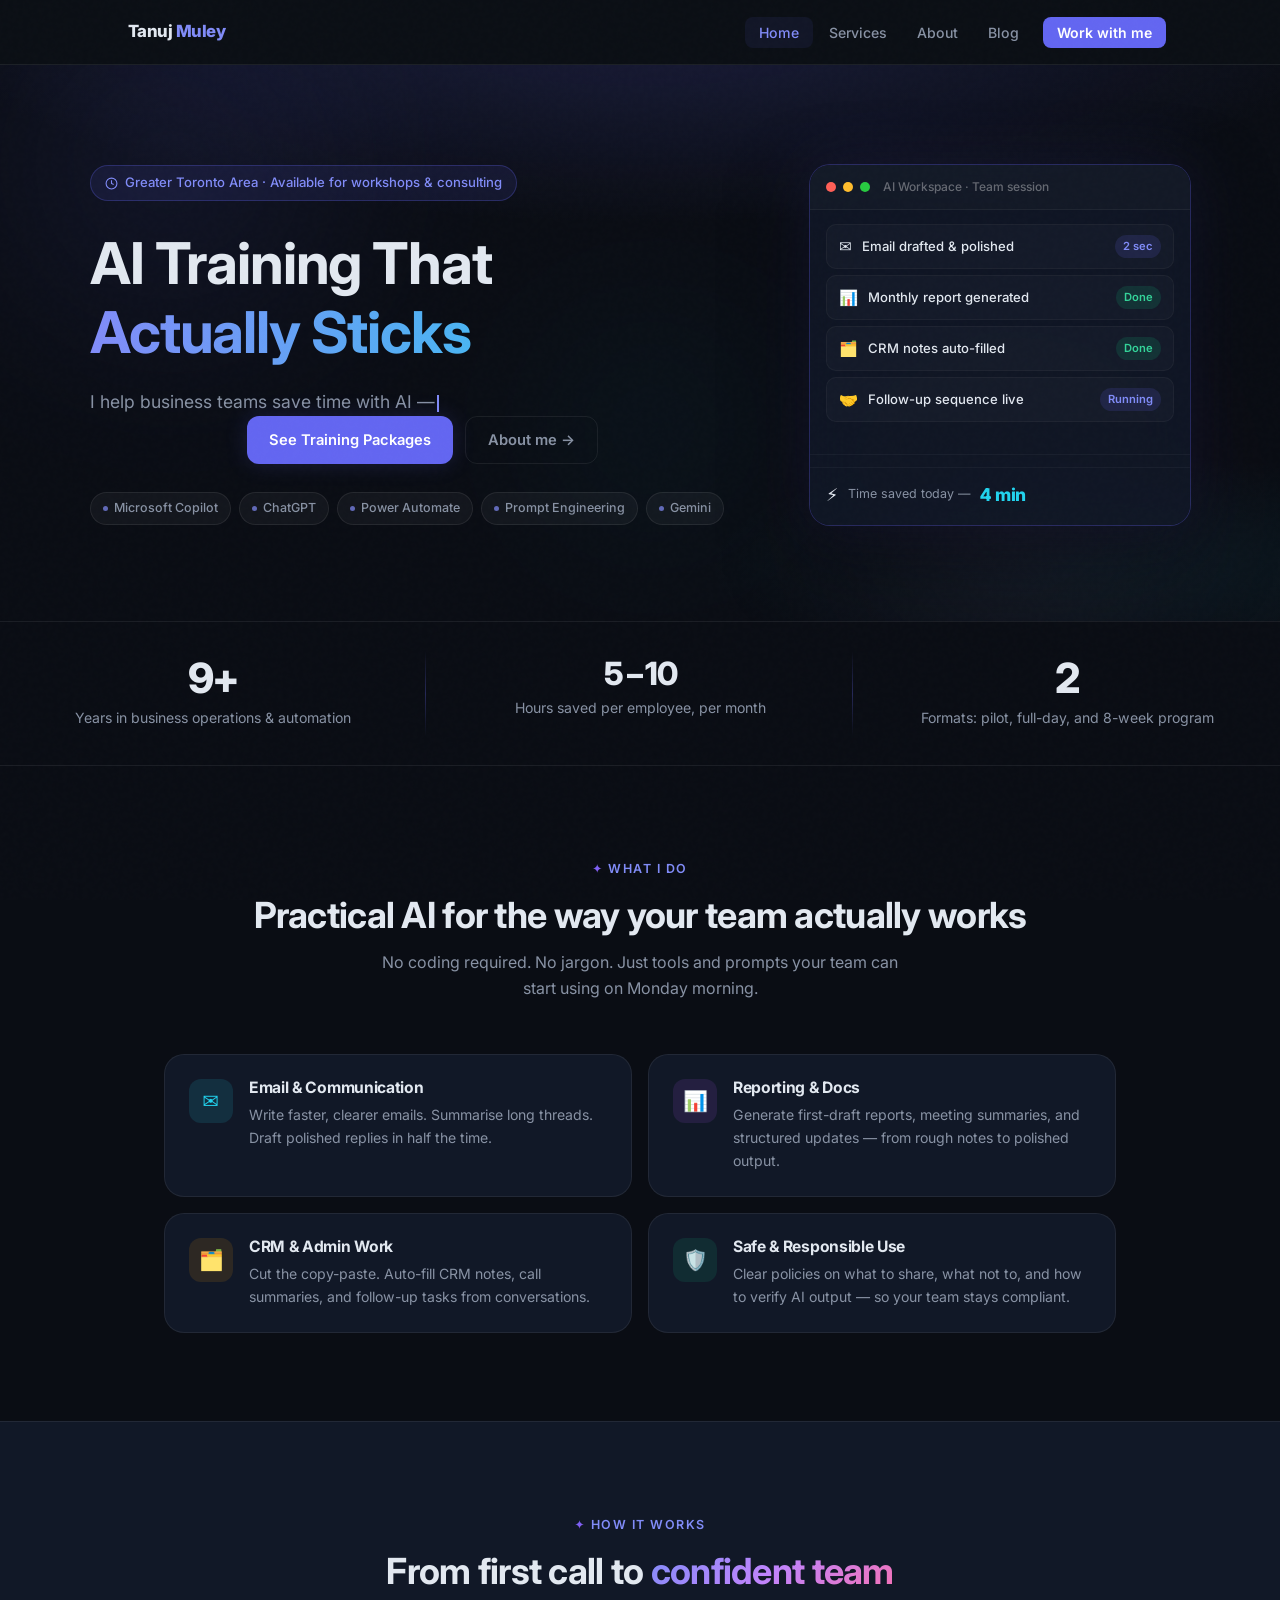
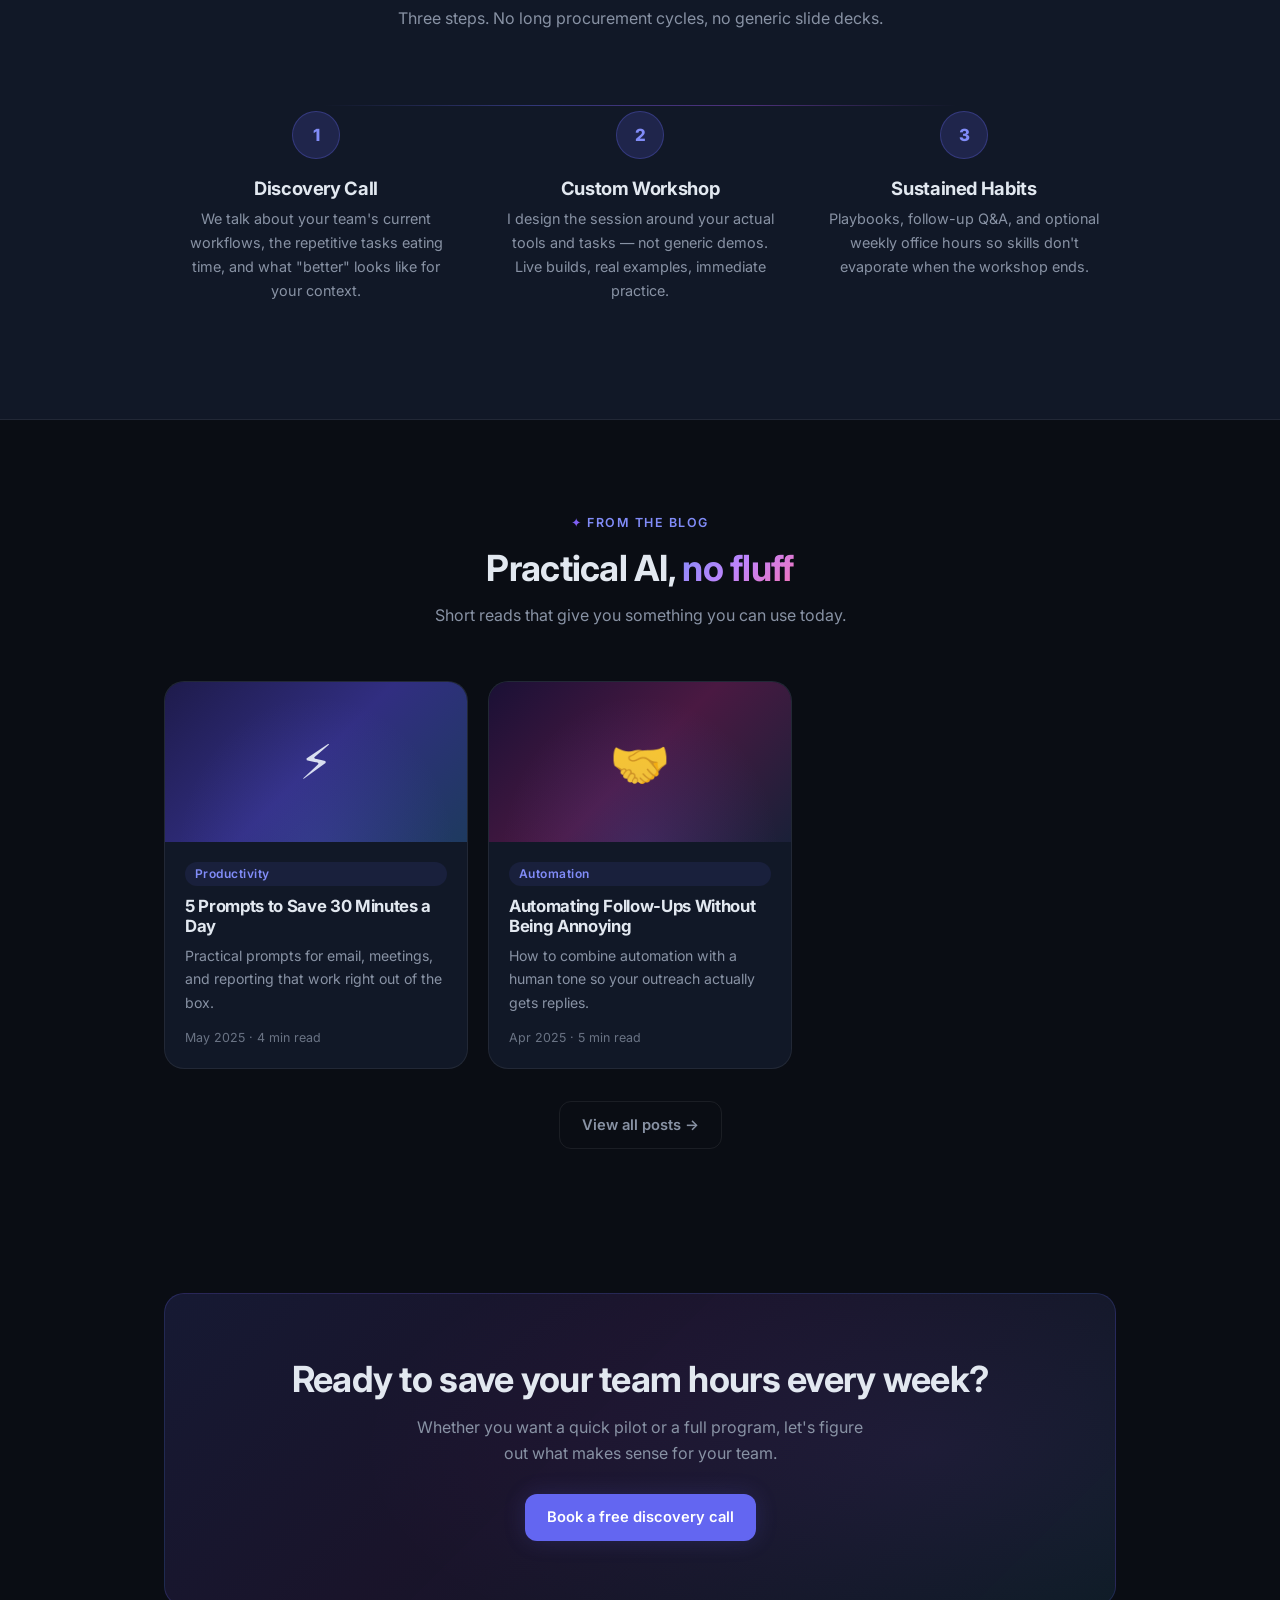
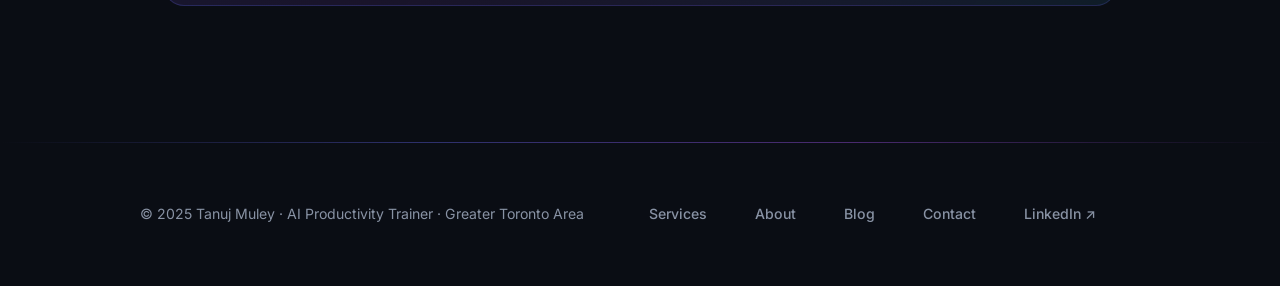
<file: index.html>
<!doctype html>
<html lang="en">
<head>
  <meta charset="utf-8">
  <meta name="viewport" content="width=device-width, initial-scale=1">
  <title>Tanuj Muley — AI Productivity Trainer</title>
  <meta name="description" content="Hands-on AI training for business teams in the Greater Toronto Area. I help teams save 5–10 hours a month with practical workshops on prompting, reporting, and automation.">
  <link rel="preconnect" href="https://fonts.googleapis.com">
  <link rel="preconnect" href="https://fonts.gstatic.com" crossorigin>
  <link href="https://fonts.googleapis.com/css2?family=Inter:wght@400;500;600;700;800&display=swap" rel="stylesheet">
  <link rel="stylesheet" href="style.css">
</head>
<body>

  <!-- Reading progress -->
  <div id="progress-bar"></div>

  <header>
    <nav>
      <a class="logo" href="index.html">Tanuj <span>Muley</span></a>
      <button class="nav-toggle" aria-label="Toggle menu"
        onclick="this.nextElementSibling.classList.toggle('open')">
        <svg width="22" height="22" viewBox="0 0 24 24" fill="none" stroke="currentColor" stroke-width="2.2">
          <line x1="3" y1="6" x2="21" y2="6"/><line x1="3" y1="12" x2="21" y2="12"/><line x1="3" y1="18" x2="21" y2="18"/>
        </svg>
      </button>
      <ul>
        <li><a class="active" href="index.html">Home</a></li>
        <li><a href="services.html">Services</a></li>
        <li><a href="about.html">About</a></li>
        <li><a href="blog.html">Blog</a></li>
        <li><a class="nav-cta" href="contact.html">Work with me</a></li>
      </ul>
    </nav>
  </header>

  <main>

    <!-- ─── HERO ─── -->
    <section class="hero" style="position:relative;overflow:hidden;">
      <!-- Animated background orbs -->
      <div class="hero-orb hero-orb-1"></div>
      <div class="hero-orb hero-orb-2"></div>
      <div class="hero-orb hero-orb-3"></div>

      <div class="hero-layout">

        <!-- LEFT: Text content -->
        <div class="hero-content">
          <div class="hero-badge" style="animation:fade-up 0.6s ease forwards;">
            <svg width="13" height="13" viewBox="0 0 24 24" fill="none" stroke="currentColor" stroke-width="2"><circle cx="12" cy="12" r="10"/><polyline points="12 6 12 12 16 14"/></svg>
            Greater Toronto Area · Available for workshops &amp; consulting
          </div>
          <h1 style="animation:fade-up 0.6s 0.1s ease both;">
            AI Training That
            <span class="hl gradient-text-anim">Actually Sticks</span>
          </h1>
          <p id="typewriter" data-text="I help business teams save time with AI — not theory, not hype. Practical workshops that turn AI tools into daily habits your team will actually use." style="font-size:1.1rem;max-width:560px;margin-top:16px;animation:fade-up 0.6s 0.2s ease both;"></p>
          <div class="hero-actions" style="animation:fade-up 0.6s 0.3s ease both;">
            <a href="services.html" class="btn btn-primary">See Training Packages</a>
            <a href="about.html" class="btn btn-ghost">About me →</a>
          </div>
          <div class="hero-tags" style="animation:fade-up 0.6s 0.45s ease both;">
            <span class="hero-tag"><span class="hero-tag-dot"></span>Microsoft Copilot</span>
            <span class="hero-tag"><span class="hero-tag-dot"></span>ChatGPT</span>
            <span class="hero-tag"><span class="hero-tag-dot"></span>Power Automate</span>
            <span class="hero-tag"><span class="hero-tag-dot"></span>Prompt Engineering</span>
            <span class="hero-tag"><span class="hero-tag-dot"></span>Gemini</span>
          </div>
        </div>

        <!-- RIGHT: Visual card -->
        <div class="hero-visual" style="animation:fade-up 0.7s 0.5s ease both;">
          <div class="visual-card">
            <div class="vc-header">
              <span class="vc-dot r"></span>
              <span class="vc-dot y"></span>
              <span class="vc-dot g"></span>
              <span class="vc-title">AI Workspace · Team session</span>
            </div>
            <div class="vc-body">
              <div class="vc-row">
                <span class="vc-icon">✉️</span>
                <span class="vc-text">Email drafted &amp; polished</span>
                <span class="vc-badge time">2 sec</span>
              </div>
              <div class="vc-row">
                <span class="vc-icon">📊</span>
                <span class="vc-text">Monthly report generated</span>
                <span class="vc-badge done">Done</span>
              </div>
              <div class="vc-row">
                <span class="vc-icon">🗂️</span>
                <span class="vc-text">CRM notes auto-filled</span>
                <span class="vc-badge done">Done</span>
              </div>
              <div class="vc-row">
                <span class="vc-icon">🤝</span>
                <span class="vc-text">Follow-up sequence live</span>
                <span class="vc-badge time">Running</span>
              </div>
            </div>
            <div class="vc-divider"></div>
            <div class="vc-footer">
              <span class="vc-footer-icon">⚡</span>
              <span class="vc-footer-label">Time saved today —</span>
              <span class="vc-footer-num" id="vc-saved">0 min</span>
            </div>
          </div>
        </div>

      </div>
    </section>

    <!-- ─── STATS ─── -->
    <div class="stats" style="border-top:1px solid var(--border);border-bottom:1px solid var(--border);">
      <div class="stat reveal">
        <div class="num"><span data-count="10" data-suffix="+">10+</span></div>
        <p>Years in business operations &amp; automation</p>
      </div>
      <div class="stat reveal reveal-d1">
        <div class="num" style="font-size:2rem;">5 – 10</div>
        <p>Hours saved per employee, per month</p>
      </div>
      <div class="stat reveal reveal-d2">
        <div class="num"><span data-count="3">3</span></div>
        <p>Formats: pilot, full-day, and 8-week program</p>
      </div>
    </div>

    <!-- ─── WHAT I DO ─── -->
    <section class="section">
      <div class="container">
        <div class="section-header reveal">
          <span class="eyebrow">What I Do</span>
          <h2>Practical AI for the way your team actually works</h2>
          <p>No coding required. No jargon. Just tools and prompts your team can start using on Monday morning.</p>
        </div>
        <div class="what-grid">
          <div class="what-card glow grad-border reveal tilt">
            <div class="what-icon">✉️</div>
            <div>
              <h3>Email &amp; Communication</h3>
              <p>Write faster, clearer emails. Summarise long threads. Draft polished replies in half the time.</p>
            </div>
          </div>
          <div class="what-card glow grad-border reveal reveal-d1 tilt">
            <div class="what-icon">📊</div>
            <div>
              <h3>Reporting &amp; Docs</h3>
              <p>Generate first-draft reports, meeting summaries, and structured updates — from rough notes to polished output.</p>
            </div>
          </div>
          <div class="what-card glow grad-border reveal reveal-d2 tilt">
            <div class="what-icon">🗂️</div>
            <div>
              <h3>CRM &amp; Admin Work</h3>
              <p>Cut the copy-paste. Auto-fill CRM notes, call summaries, and follow-up tasks from conversations.</p>
            </div>
          </div>
          <div class="what-card glow grad-border reveal reveal-d3 tilt">
            <div class="what-icon">🛡️</div>
            <div>
              <h3>Safe &amp; Responsible Use</h3>
              <p>Clear policies on what to share, what not to, and how to verify AI output — so your team stays compliant.</p>
            </div>
          </div>
        </div>
      </div>
    </section>

    <!-- ─── HOW IT WORKS ─── -->
    <section class="section section-alt">
      <div class="container">
        <div class="section-header reveal">
          <span class="eyebrow">How It Works</span>
          <h2>From first call to <span class="gradient-text">confident team</span></h2>
          <p>Three steps. No long procurement cycles, no generic slide decks.</p>
        </div>
        <div class="steps steps-wrap">
          <div class="step reveal">
            <div class="step-num">1</div>
            <h3>Discovery Call</h3>
            <p>We talk about your team's current workflows, the repetitive tasks eating time, and what "better" looks like for your context.</p>
          </div>
          <div class="step reveal reveal-d1">
            <div class="step-num">2</div>
            <h3>Custom Workshop</h3>
            <p>I design the session around your actual tools and tasks — not generic demos. Live builds, real examples, immediate practice.</p>
          </div>
          <div class="step reveal reveal-d2">
            <div class="step-num">3</div>
            <h3>Sustained Habits</h3>
            <p>Playbooks, follow-up Q&amp;A, and optional weekly office hours so skills don't evaporate when the workshop ends.</p>
          </div>
        </div>
      </div>
    </section>

    <!-- ─── BLOG PREVIEW ─── -->
    <section class="section">
      <div class="container">
        <div class="section-header reveal">
          <span class="eyebrow">From the Blog</span>
          <h2>Practical AI, <span class="gradient-text">no fluff</span></h2>
          <p>Short reads that give you something you can use today.</p>
        </div>
        <div class="blog-grid">
          <a class="post-card reveal tilt" href="post-5-prompts.html">
            <div class="post-cover cover-1">⚡</div>
            <div class="post-body">
              <span class="post-tag">Productivity</span>
              <h3>5 Prompts to Save 30 Minutes a Day</h3>
              <p>Practical prompts for email, meetings, and reporting that work right out of the box.</p>
              <div class="post-meta">May 2025 · 4 min read</div>
            </div>
          </a>
          <a class="post-card reveal reveal-d1 tilt" href="post-automating-followups.html">
            <div class="post-cover cover-2">🤝</div>
            <div class="post-body">
              <span class="post-tag">Automation</span>
              <h3>Automating Follow-Ups Without Being Annoying</h3>
              <p>How to combine automation with a human tone so your outreach actually gets replies.</p>
              <div class="post-meta">Apr 2025 · 5 min read</div>
            </div>
          </a>
        </div>
        <div class="text-center mt-32 reveal">
          <a href="blog.html" class="btn btn-ghost">View all posts →</a>
        </div>
      </div>
    </section>

    <!-- ─── CTA ─── -->
    <section class="section-sm">
      <div class="container">
        <div class="cta-banner reveal">
          <h2>Ready to save your team hours every week?</h2>
          <p>Whether you want a quick pilot or a full program, let's figure out what makes sense for your team.</p>
          <a href="contact.html" class="btn btn-primary">Book a free discovery call</a>
        </div>
      </div>
    </section>

  </main>

  <footer>
    <div class="footer-inner">
      <p>© 2025 Tanuj Muley · AI Productivity Trainer · Greater Toronto Area</p>
      <nav class="footer-links">
        <a href="services.html">Services</a>
        <a href="about.html">About</a>
        <a href="blog.html">Blog</a>
        <a href="contact.html">Contact</a>
        <a href="https://linkedin.com/in/tanujmuley" target="_blank" rel="noopener">LinkedIn ↗</a>
      </nav>
    </div>
  </footer>

  <script src="main.js"></script>
</body>
</html>
</file>
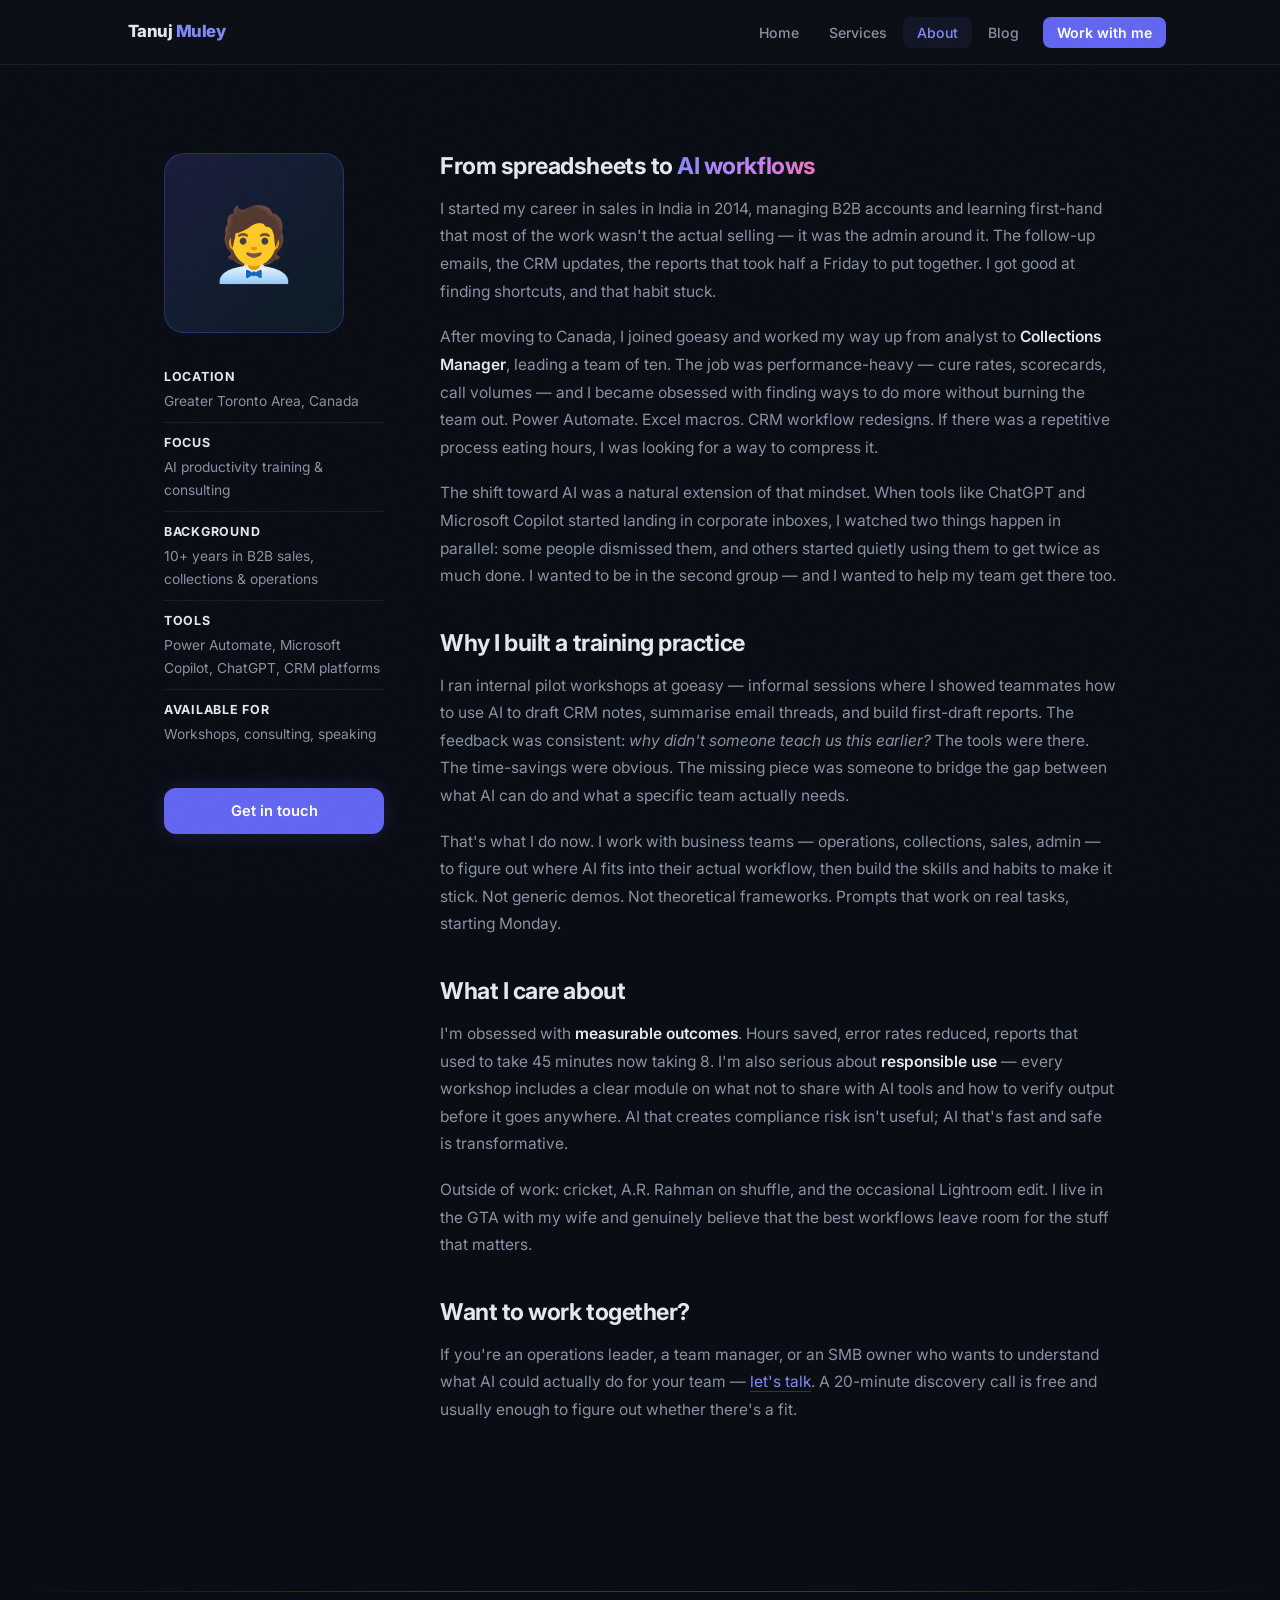
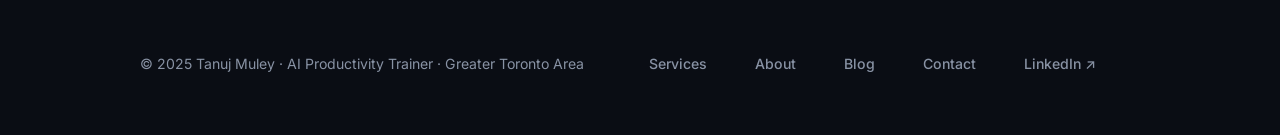
<file: about.html>
<!doctype html>
<html lang="en">
<head>
  <meta charset="utf-8">
  <meta name="viewport" content="width=device-width, initial-scale=1">
  <title>About — Tanuj Muley · AI Productivity Trainer</title>
  <meta name="description" content="Collections Manager turned AI productivity trainer. Based in the Greater Toronto Area, helping business teams work smarter with practical AI tools.">
  <link rel="preconnect" href="https://fonts.googleapis.com">
  <link rel="preconnect" href="https://fonts.gstatic.com" crossorigin>
  <link href="https://fonts.googleapis.com/css2?family=Inter:wght@400;500;600;700;800&display=swap" rel="stylesheet">
  <link rel="stylesheet" href="style.css">
</head>
<body>
  <div id="progress-bar"></div>

  <header>
    <nav>
      <a class="logo" href="index.html">Tanuj <span>Muley</span></a>
      <button class="nav-toggle" aria-label="Toggle menu"
        onclick="this.nextElementSibling.classList.toggle('open')">
        <svg width="22" height="22" viewBox="0 0 24 24" fill="none" stroke="currentColor" stroke-width="2.2">
          <line x1="3" y1="6" x2="21" y2="6"/><line x1="3" y1="12" x2="21" y2="12"/><line x1="3" y1="18" x2="21" y2="18"/>
        </svg>
      </button>
      <ul>
        <li><a href="index.html">Home</a></li>
        <li><a href="services.html">Services</a></li>
        <li><a class="active" href="about.html">About</a></li>
        <li><a href="blog.html">Blog</a></li>
        <li><a class="nav-cta" href="contact.html">Work with me</a></li>
      </ul>
    </nav>
  </header>

  <main>
    <section class="section">
      <div class="container">
        <div class="about-layout">

          <!-- SIDEBAR -->
          <aside class="about-sidebar reveal">
            <div class="avatar-box">🧑‍💼</div>
            <ul class="quick-facts">
              <li>
                <div>
                  <strong>Location</strong>
                  Greater Toronto Area, Canada
                </div>
              </li>
              <li>
                <div>
                  <strong>Focus</strong>
                  AI productivity training &amp; consulting
                </div>
              </li>
              <li>
                <div>
                  <strong>Background</strong>
                  10+ years in B2B sales, collections &amp; operations
                </div>
              </li>
              <li>
                <div>
                  <strong>Tools</strong>
                  Power Automate, Microsoft Copilot, ChatGPT, CRM platforms
                </div>
              </li>
              <li>
                <div>
                  <strong>Available for</strong>
                  Workshops, consulting, speaking
                </div>
              </li>
            </ul>
            <div class="mt-32">
              <a href="contact.html" class="btn btn-primary btn-full">Get in touch</a>
            </div>
          </aside>

          <!-- PROSE -->
          <div class="prose reveal reveal-d1">
            <h2>From spreadsheets to <span class="gradient-text">AI workflows</span></h2>
            <p>
              I started my career in sales in India in 2014, managing B2B accounts and learning first-hand
              that most of the work wasn't the actual selling — it was the admin around it. The follow-up emails,
              the CRM updates, the reports that took half a Friday to put together. I got good at finding
              shortcuts, and that habit stuck.
            </p>
            <p>
              After moving to Canada, I joined goeasy and worked my way up from analyst to
              <strong>Collections Manager</strong>, leading a team of ten. The job was performance-heavy — cure rates,
              scorecards, call volumes — and I became obsessed with finding ways to do more without burning the team out.
              Power Automate. Excel macros. CRM workflow redesigns. If there was a repetitive process eating hours,
              I was looking for a way to compress it.
            </p>
            <p>
              The shift toward AI was a natural extension of that mindset. When tools like ChatGPT and Microsoft
              Copilot started landing in corporate inboxes, I watched two things happen in parallel: some people
              dismissed them, and others started quietly using them to get twice as much done. I wanted to be in
              the second group — and I wanted to help my team get there too.
            </p>

            <h2>Why I built a training practice</h2>
            <p>
              I ran internal pilot workshops at goeasy — informal sessions where I showed teammates how to use AI
              to draft CRM notes, summarise email threads, and build first-draft reports. The feedback was
              consistent: <em>why didn't someone teach us this earlier?</em> The tools were there. The time-savings were obvious.
              The missing piece was someone to bridge the gap between what AI can do and what a specific team
              actually needs.
            </p>
            <p>
              That's what I do now. I work with business teams — operations, collections, sales, admin — to
              figure out where AI fits into their actual workflow, then build the skills and habits to make it stick.
              Not generic demos. Not theoretical frameworks. Prompts that work on real tasks, starting Monday.
            </p>

            <h2>What I care about</h2>
            <p>
              I'm obsessed with <strong>measurable outcomes</strong>. Hours saved, error rates reduced, reports that
              used to take 45 minutes now taking 8. I'm also serious about <strong>responsible use</strong> — every
              workshop includes a clear module on what not to share with AI tools and how to verify output before it
              goes anywhere. AI that creates compliance risk isn't useful; AI that's fast and safe is transformative.
            </p>
            <p>
              Outside of work: cricket, A.R. Rahman on shuffle, and the occasional Lightroom edit. I live in the GTA
              with my wife and genuinely believe that the best workflows leave room for the stuff that matters.
            </p>

            <h2>Want to work together?</h2>
            <p>
              If you're an operations leader, a team manager, or an SMB owner who wants to understand what AI could
              actually do for your team — <a href="contact.html">let's talk</a>. A 20-minute discovery call is free
              and usually enough to figure out whether there's a fit.
            </p>
          </div>

        </div>
      </div>
    </section>
  </main>

  <footer>
    <div class="footer-inner">
      <p>© 2025 Tanuj Muley · AI Productivity Trainer · Greater Toronto Area</p>
      <nav class="footer-links">
        <a href="services.html">Services</a>
        <a href="about.html">About</a>
        <a href="blog.html">Blog</a>
        <a href="contact.html">Contact</a>
        <a href="https://linkedin.com/in/tanujmuley" target="_blank" rel="noopener">LinkedIn ↗</a>
      </nav>
    </div>
  </footer>

  <script src="main.js"></script>
</body>
</html>
</file>
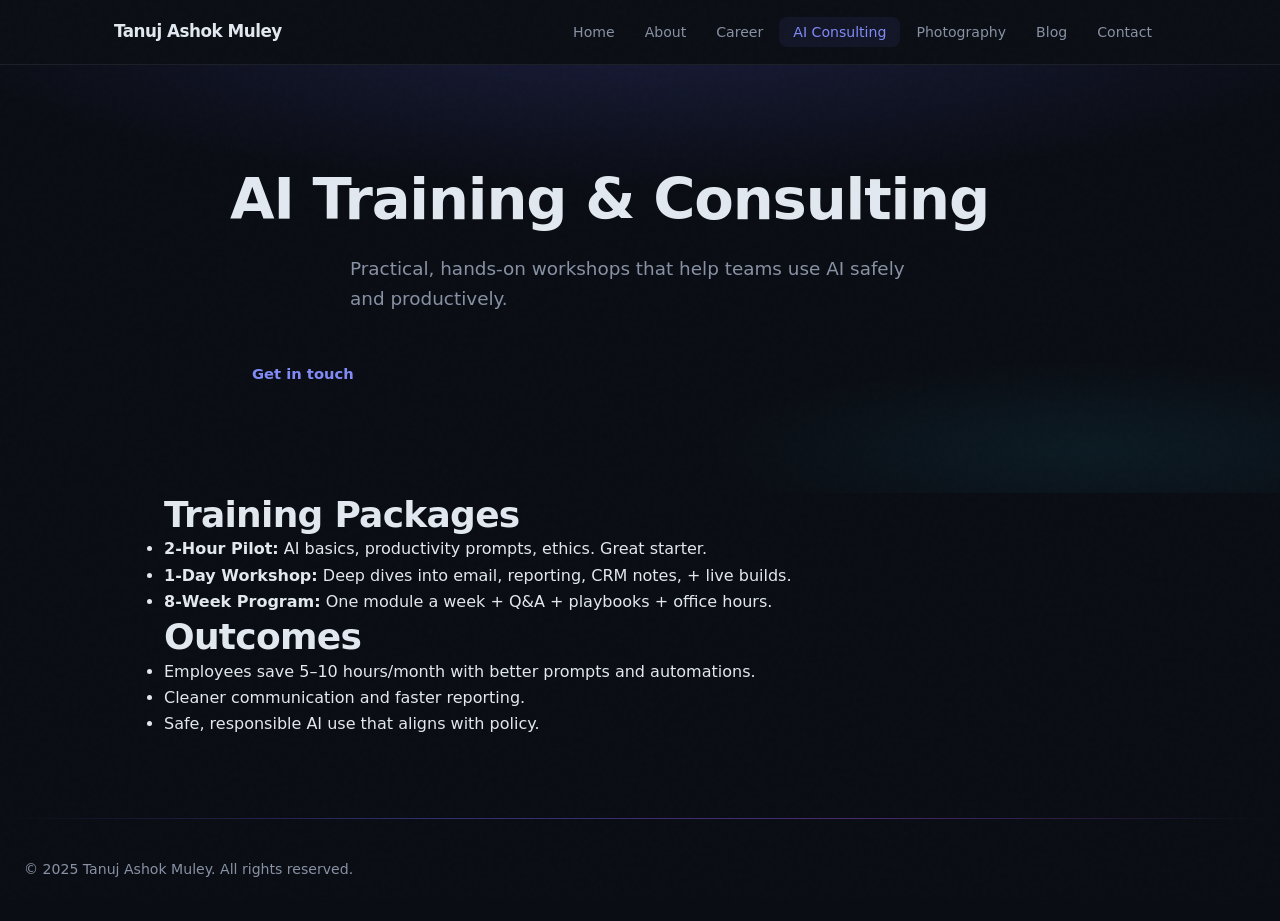
<file: ai-consulting.html>
<!doctype html>
<html lang="en">
<head>
  <meta charset="utf-8">
  <meta name="viewport" content="width=device-width, initial-scale=1">
  <title>AI Consulting – Tanuj Ashok Muley</title>
  <link rel="icon" type="image/svg+xml" href="assets/images/headshot.svg">
  <link rel="stylesheet" href="style.css">
</head>
<body>
  <header>
    <nav>
      <div class="logo">Tanuj&nbsp;Ashok&nbsp;Muley</div>
      <ul>
        <li><a href="index.html">Home</a></li>
        <li><a href="about.html">About</a></li>
        <li><a href="career.html">Career</a></li>
        <li><a class="active" href="ai-consulting.html">AI Consulting</a></li>
        <li><a href="photography.html">Photography</a></li>
        <li><a href="blog.html">Blog</a></li>
        <li><a href="contact.html">Contact</a></li>
      </ul>
    </nav>
  </header>

  <main>
    <section class="hero hero-has-bg" style="--hero-image: url('assets/images/consulting-hero.svg');">
      <div class="hero-inner">
        <h1>AI Training & Consulting</h1>
        <p>Practical, hands-on workshops that help teams use AI safely and productively.</p>
        <a class="btn" href="contact.html">Get in touch</a>
      </div>
    </section>

    <section class="container">
      <div class="card">
        <h2>Training Packages</h2>
        <ul>
          <li><strong>2‑Hour Pilot:</strong> AI basics, productivity prompts, ethics. Great starter.</li>
          <li><strong>1‑Day Workshop:</strong> Deep dives into email, reporting, CRM notes, + live builds.</li>
          <li><strong>8‑Week Program:</strong> One module a week + Q&A + playbooks + office hours.</li>
        </ul>
      </div>

      <div class="card">
        <h2>Outcomes</h2>
        <ul>
          <li>Employees save 5–10 hours/month with better prompts and automations.</li>
          <li>Cleaner communication and faster reporting.</li>
          <li>Safe, responsible AI use that aligns with policy.</li>
        </ul>
      </div>
    </section>
  </main>

  <footer>
    <p>© 2025 Tanuj Ashok Muley. All rights reserved.</p>
  </footer>
</body>
</html>
</file>
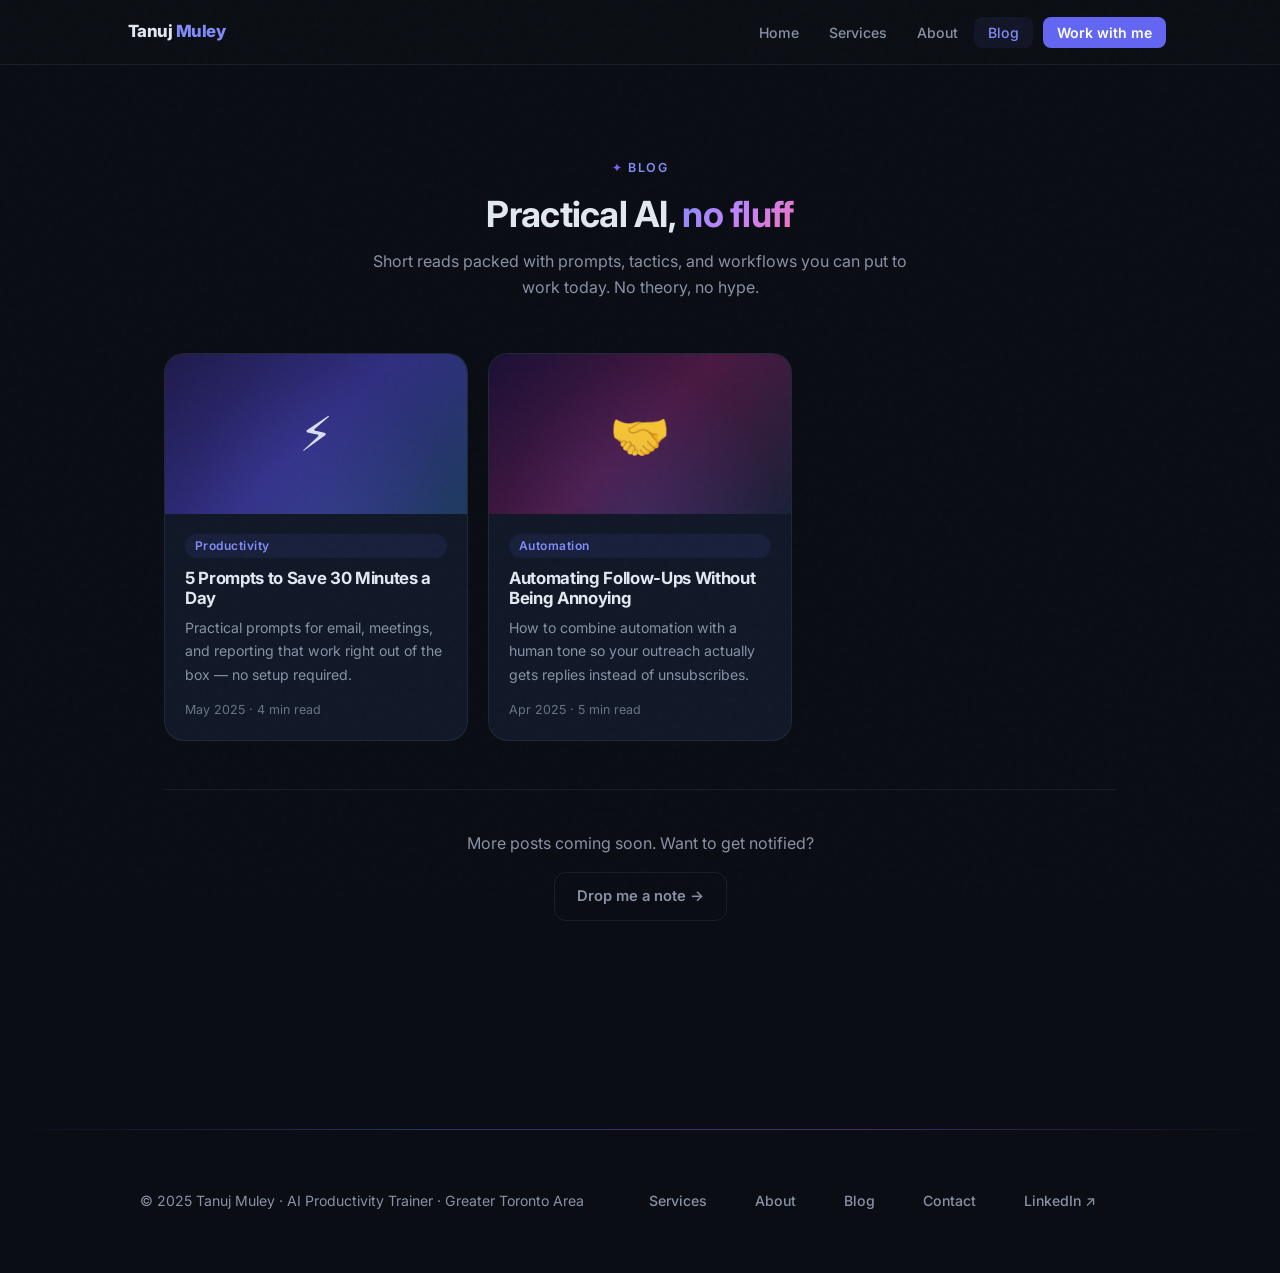
<file: blog.html>
<!doctype html>
<html lang="en">
<head>
  <meta charset="utf-8">
  <meta name="viewport" content="width=device-width, initial-scale=1">
  <title>Blog — Tanuj Muley · AI Productivity</title>
  <meta name="description" content="Practical AI tips for business teams. No fluff — just prompts, tactics, and workflows you can use today.">
  <link rel="preconnect" href="https://fonts.googleapis.com">
  <link rel="preconnect" href="https://fonts.gstatic.com" crossorigin>
  <link href="https://fonts.googleapis.com/css2?family=Inter:wght@400;500;600;700;800&display=swap" rel="stylesheet">
  <link rel="stylesheet" href="style.css">
</head>
<body>
  <div id="progress-bar"></div>

  <header>
    <nav>
      <a class="logo" href="index.html">Tanuj <span>Muley</span></a>
      <button class="nav-toggle" aria-label="Toggle menu"
        onclick="this.nextElementSibling.classList.toggle('open')">
        <svg width="22" height="22" viewBox="0 0 24 24" fill="none" stroke="currentColor" stroke-width="2.2">
          <line x1="3" y1="6" x2="21" y2="6"/><line x1="3" y1="12" x2="21" y2="12"/><line x1="3" y1="18" x2="21" y2="18"/>
        </svg>
      </button>
      <ul>
        <li><a href="index.html">Home</a></li>
        <li><a href="services.html">Services</a></li>
        <li><a href="about.html">About</a></li>
        <li><a class="active" href="blog.html">Blog</a></li>
        <li><a class="nav-cta" href="contact.html">Work with me</a></li>
      </ul>
    </nav>
  </header>

  <main>
    <section class="section">
      <div class="container">
        <div class="section-header reveal">
          <span class="eyebrow">Blog</span>
          <h2>Practical AI, <span class="gradient-text">no fluff</span></h2>
          <p>Short reads packed with prompts, tactics, and workflows you can put to work today. No theory, no hype.</p>
        </div>

        <div class="blog-grid">

          <a class="post-card reveal tilt" href="post-5-prompts.html">
            <div class="post-cover cover-1">⚡</div>
            <div class="post-body">
              <span class="post-tag">Productivity</span>
              <h3>5 Prompts to Save 30 Minutes a Day</h3>
              <p>Practical prompts for email, meetings, and reporting that work right out of the box — no setup required.</p>
              <div class="post-meta">May 2025 · 4 min read</div>
            </div>
          </a>

          <a class="post-card reveal reveal-d1 tilt" href="post-automating-followups.html">
            <div class="post-cover cover-2">🤝</div>
            <div class="post-body">
              <span class="post-tag">Automation</span>
              <h3>Automating Follow-Ups Without Being Annoying</h3>
              <p>How to combine automation with a human tone so your outreach actually gets replies instead of unsubscribes.</p>
              <div class="post-meta">Apr 2025 · 5 min read</div>
            </div>
          </a>

        </div>

        <div class="text-center mt-40" style="padding: 40px 0; border-top: 1px solid var(--border); margin-top: 48px;">
          <p style="margin-bottom: 16px;">More posts coming soon. Want to get notified?</p>
          <a href="contact.html" class="btn btn-ghost">Drop me a note →</a>
        </div>
      </div>
    </section>
  </main>

  <footer>
    <div class="footer-inner">
      <p>© 2025 Tanuj Muley · AI Productivity Trainer · Greater Toronto Area</p>
      <nav class="footer-links">
        <a href="services.html">Services</a>
        <a href="about.html">About</a>
        <a href="blog.html">Blog</a>
        <a href="contact.html">Contact</a>
        <a href="https://linkedin.com/in/tanujmuley" target="_blank" rel="noopener">LinkedIn ↗</a>
      </nav>
    </div>
  </footer>

  <script src="main.js"></script>
</body>
</html>
</file>
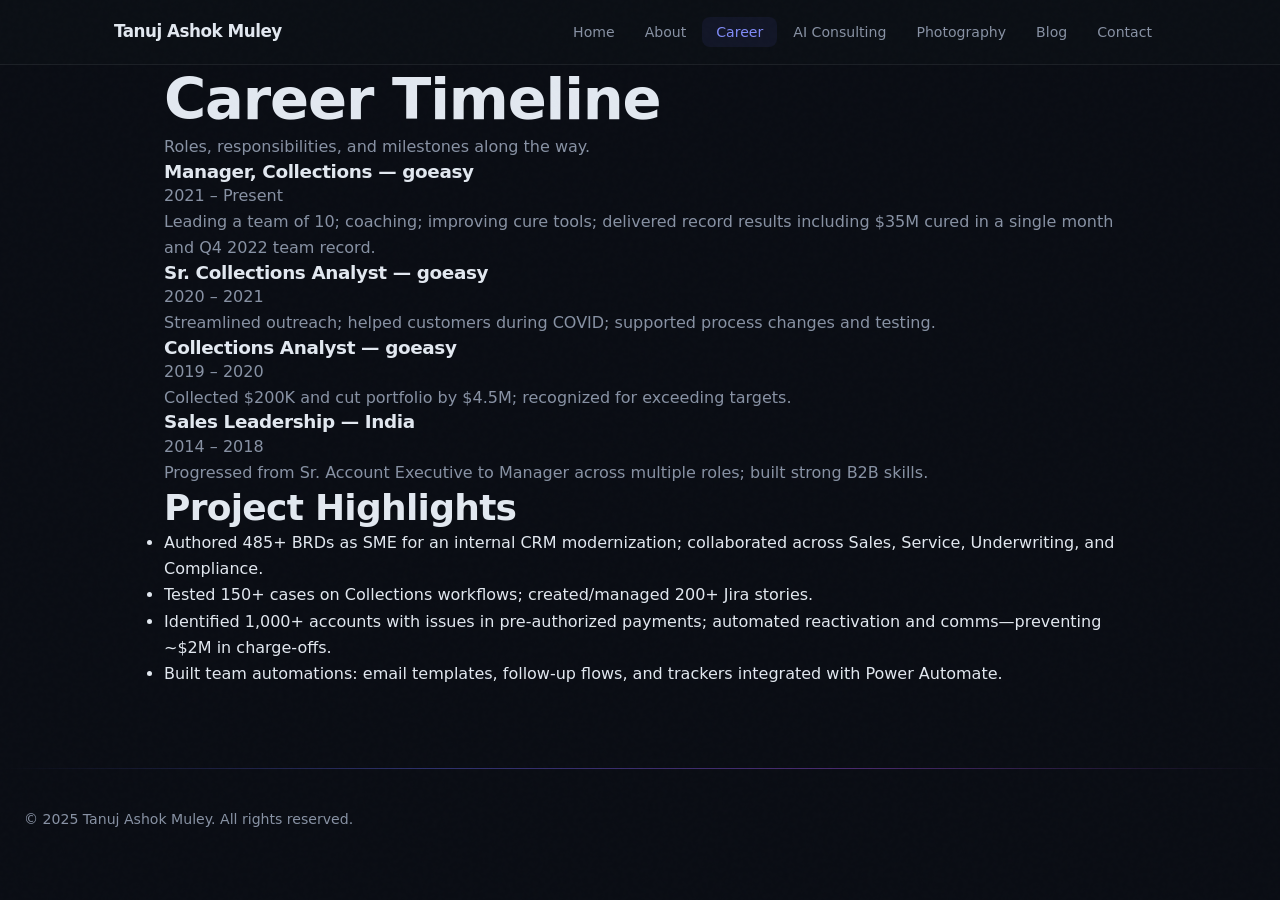
<file: career.html>
<!doctype html>
<html lang="en">
<head>
  <meta charset="utf-8">
  <meta name="viewport" content="width=device-width, initial-scale=1">
  <title>Career – Tanuj Ashok Muley</title>
  <link rel="icon" type="image/svg+xml" href="assets/images/headshot.svg">
  <link rel="stylesheet" href="style.css">
</head>
<body>
  <header>
    <nav>
      <div class="logo">Tanuj&nbsp;Ashok&nbsp;Muley</div>
      <ul>
        <li><a href="index.html">Home</a></li>
        <li><a href="about.html">About</a></li>
        <li><a class="active" href="career.html">Career</a></li>
        <li><a href="ai-consulting.html">AI Consulting</a></li>
        <li><a href="photography.html">Photography</a></li>
        <li><a href="blog.html">Blog</a></li>
        <li><a href="contact.html">Contact</a></li>
      </ul>
    </nav>
  </header>

  <main class="container">
    <h1>Career Timeline</h1>
    <p class="muted">Roles, responsibilities, and milestones along the way.</p>

    <div class="timeline">
      <div class="event">
        <h3>Manager, Collections — goeasy</h3>
        <p class="when">2021 – Present</p>
        <p>Leading a team of 10; coaching; improving cure tools; delivered record results including $35M cured in a single month and Q4 2022 team record.</p>
      </div>
      <div class="event">
        <h3>Sr. Collections Analyst — goeasy</h3>
        <p class="when">2020 – 2021</p>
        <p>Streamlined outreach; helped customers during COVID; supported process changes and testing.</p>
      </div>
      <div class="event">
        <h3>Collections Analyst — goeasy</h3>
        <p class="when">2019 – 2020</p>
        <p>Collected $200K and cut portfolio by $4.5M; recognized for exceeding targets.</p>
      </div>
      <div class="event">
        <h3>Sales Leadership — India</h3>
        <p class="when">2014 – 2018</p>
        <p>Progressed from Sr. Account Executive to Manager across multiple roles; built strong B2B skills.</p>
      </div>
    </div>

    <section class="card">
      <h2>Project Highlights</h2>
      <ul>
        <li>Authored 485+ BRDs as SME for an internal CRM modernization; collaborated across Sales, Service, Underwriting, and Compliance.</li>
        <li>Tested 150+ cases on Collections workflows; created/managed 200+ Jira stories.</li>
        <li>Identified 1,000+ accounts with issues in pre-authorized payments; automated reactivation and comms—preventing ~$2M in charge-offs.</li>
        <li>Built team automations: email templates, follow-up flows, and trackers integrated with Power Automate.</li>
      </ul>
    </section>
  </main>

  <footer>
    <p>© 2025 Tanuj Ashok Muley. All rights reserved.</p>
  </footer>
</body>
</html>
</file>
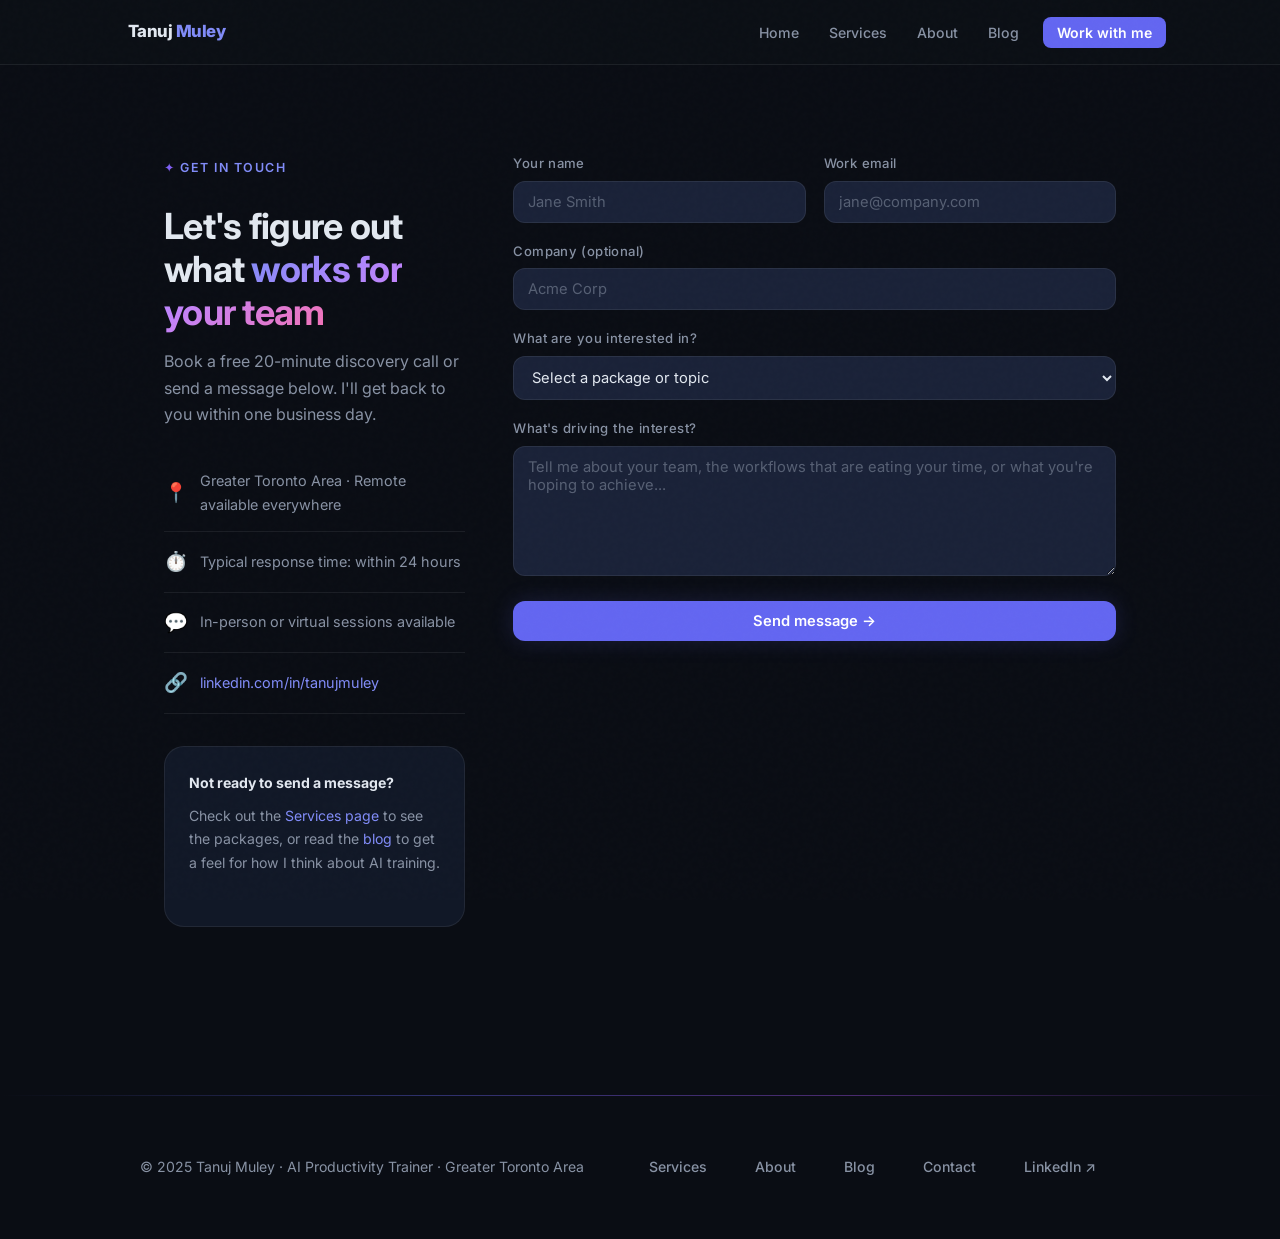
<file: contact.html>
<!doctype html>
<html lang="en">
<head>
  <meta charset="utf-8">
  <meta name="viewport" content="width=device-width, initial-scale=1">
  <title>Contact — Tanuj Muley · AI Training &amp; Consulting</title>
  <meta name="description" content="Book a free discovery call or reach out about AI training for your team.">
  <link rel="preconnect" href="https://fonts.googleapis.com">
  <link rel="preconnect" href="https://fonts.gstatic.com" crossorigin>
  <link href="https://fonts.googleapis.com/css2?family=Inter:wght@400;500;600;700;800&display=swap" rel="stylesheet">
  <link rel="stylesheet" href="style.css">
</head>
<body>
  <div id="progress-bar"></div>

  <header>
    <nav>
      <a class="logo" href="index.html">Tanuj <span>Muley</span></a>
      <button class="nav-toggle" aria-label="Toggle menu"
        onclick="this.nextElementSibling.classList.toggle('open')">
        <svg width="22" height="22" viewBox="0 0 24 24" fill="none" stroke="currentColor" stroke-width="2.2">
          <line x1="3" y1="6" x2="21" y2="6"/><line x1="3" y1="12" x2="21" y2="12"/><line x1="3" y1="18" x2="21" y2="18"/>
        </svg>
      </button>
      <ul>
        <li><a href="index.html">Home</a></li>
        <li><a href="services.html">Services</a></li>
        <li><a href="about.html">About</a></li>
        <li><a href="blog.html">Blog</a></li>
        <li><a class="active nav-cta" href="contact.html">Work with me</a></li>
      </ul>
    </nav>
  </header>

  <main>
    <section class="section">
      <div class="container">
        <div class="contact-layout">

          <!-- LEFT: INFO -->
          <div class="contact-info reveal">
            <span class="eyebrow">Get in Touch</span>
            <h2 style="margin-top: 12px;">Let's figure out what <span class="gradient-text">works for your team</span></h2>
            <p>Book a free 20-minute discovery call or send a message below. I'll get back to you within one business day.</p>

            <div class="contact-detail">
              <span class="contact-detail-icon">📍</span>
              <span>Greater Toronto Area · Remote available everywhere</span>
            </div>
            <div class="contact-detail">
              <span class="contact-detail-icon">⏱️</span>
              <span>Typical response time: within 24 hours</span>
            </div>
            <div class="contact-detail">
              <span class="contact-detail-icon">💬</span>
              <span>In-person or virtual sessions available</span>
            </div>
            <div class="contact-detail">
              <span class="contact-detail-icon">🔗</span>
              <a href="https://linkedin.com/in/tanujmuley" target="_blank" rel="noopener" style="color: var(--accent-light);">linkedin.com/in/tanujmuley</a>
            </div>

            <div class="mt-32" style="background: var(--surface); border: 1px solid var(--border); border-radius: var(--r-lg); padding: 24px;">
              <p style="font-size: 0.88rem; margin-bottom: 10px;"><strong style="color: var(--text);">Not ready to send a message?</strong></p>
              <p style="font-size: 0.88rem;">Check out the <a href="services.html">Services page</a> to see the packages, or read the <a href="blog.html">blog</a> to get a feel for how I think about AI training.</p>
            </div>
          </div>

          <!-- RIGHT: FORM -->
          <div class="reveal reveal-d1">
            <!--
              SETUP: Sign up free at https://formspree.io, create a form,
              and replace YOUR_FORM_ID in the action URL below with your actual form ID.
              The form will then send submissions directly to your email.
            -->
            <form action="https://formspree.io/f/YOUR_FORM_ID" method="POST" id="contact-form">
              <div class="form-row">
                <div class="form-group">
                  <label for="name">Your name</label>
                  <input type="text" id="name" name="name" placeholder="Jane Smith" required>
                </div>
                <div class="form-group">
                  <label for="email">Work email</label>
                  <input type="email" id="email" name="email" placeholder="jane@company.com" required>
                </div>
              </div>

              <div class="form-group">
                <label for="company">Company (optional)</label>
                <input type="text" id="company" name="company" placeholder="Acme Corp">
              </div>

              <div class="form-group">
                <label for="interest">What are you interested in?</label>
                <select id="interest" name="interest">
                  <option value="" disabled selected>Select a package or topic</option>
                  <option value="pilot">2-Hour Pilot Workshop</option>
                  <option value="fullday">Full-Day Intensive Workshop</option>
                  <option value="program">8-Week Transformation Program</option>
                  <option value="custom">Custom / Not sure yet</option>
                  <option value="speaking">Speaking engagement</option>
                </select>
              </div>

              <div class="form-group">
                <label for="message">What's driving the interest?</label>
                <textarea id="message" name="message" placeholder="Tell me about your team, the workflows that are eating your time, or what you're hoping to achieve..." required></textarea>
              </div>

              <button type="submit" class="btn btn-primary btn-full">Send message →</button>

              <div class="form-success" id="form-success">
                ✓ Message sent. I'll be in touch within one business day.
              </div>
            </form>
          </div>

        </div>
      </div>
    </section>
  </main>

  <footer>
    <div class="footer-inner">
      <p>© 2025 Tanuj Muley · AI Productivity Trainer · Greater Toronto Area</p>
      <nav class="footer-links">
        <a href="services.html">Services</a>
        <a href="about.html">About</a>
        <a href="blog.html">Blog</a>
        <a href="contact.html">Contact</a>
        <a href="https://linkedin.com/in/tanujmuley" target="_blank" rel="noopener">LinkedIn ↗</a>
      </nav>
    </div>
  </footer>

  <script src="main.js"></script>
  <script>
    const form = document.getElementById('contact-form');
    form.addEventListener('submit', async function(e) {
      e.preventDefault();
      const data = new FormData(form);
      const res = await fetch(form.action, {
        method: 'POST', body: data,
        headers: { 'Accept': 'application/json' }
      });
      if (res.ok) {
        form.reset();
        document.getElementById('form-success').style.display = 'block';
      }
    });
  </script>

</body>
</html>
</file>
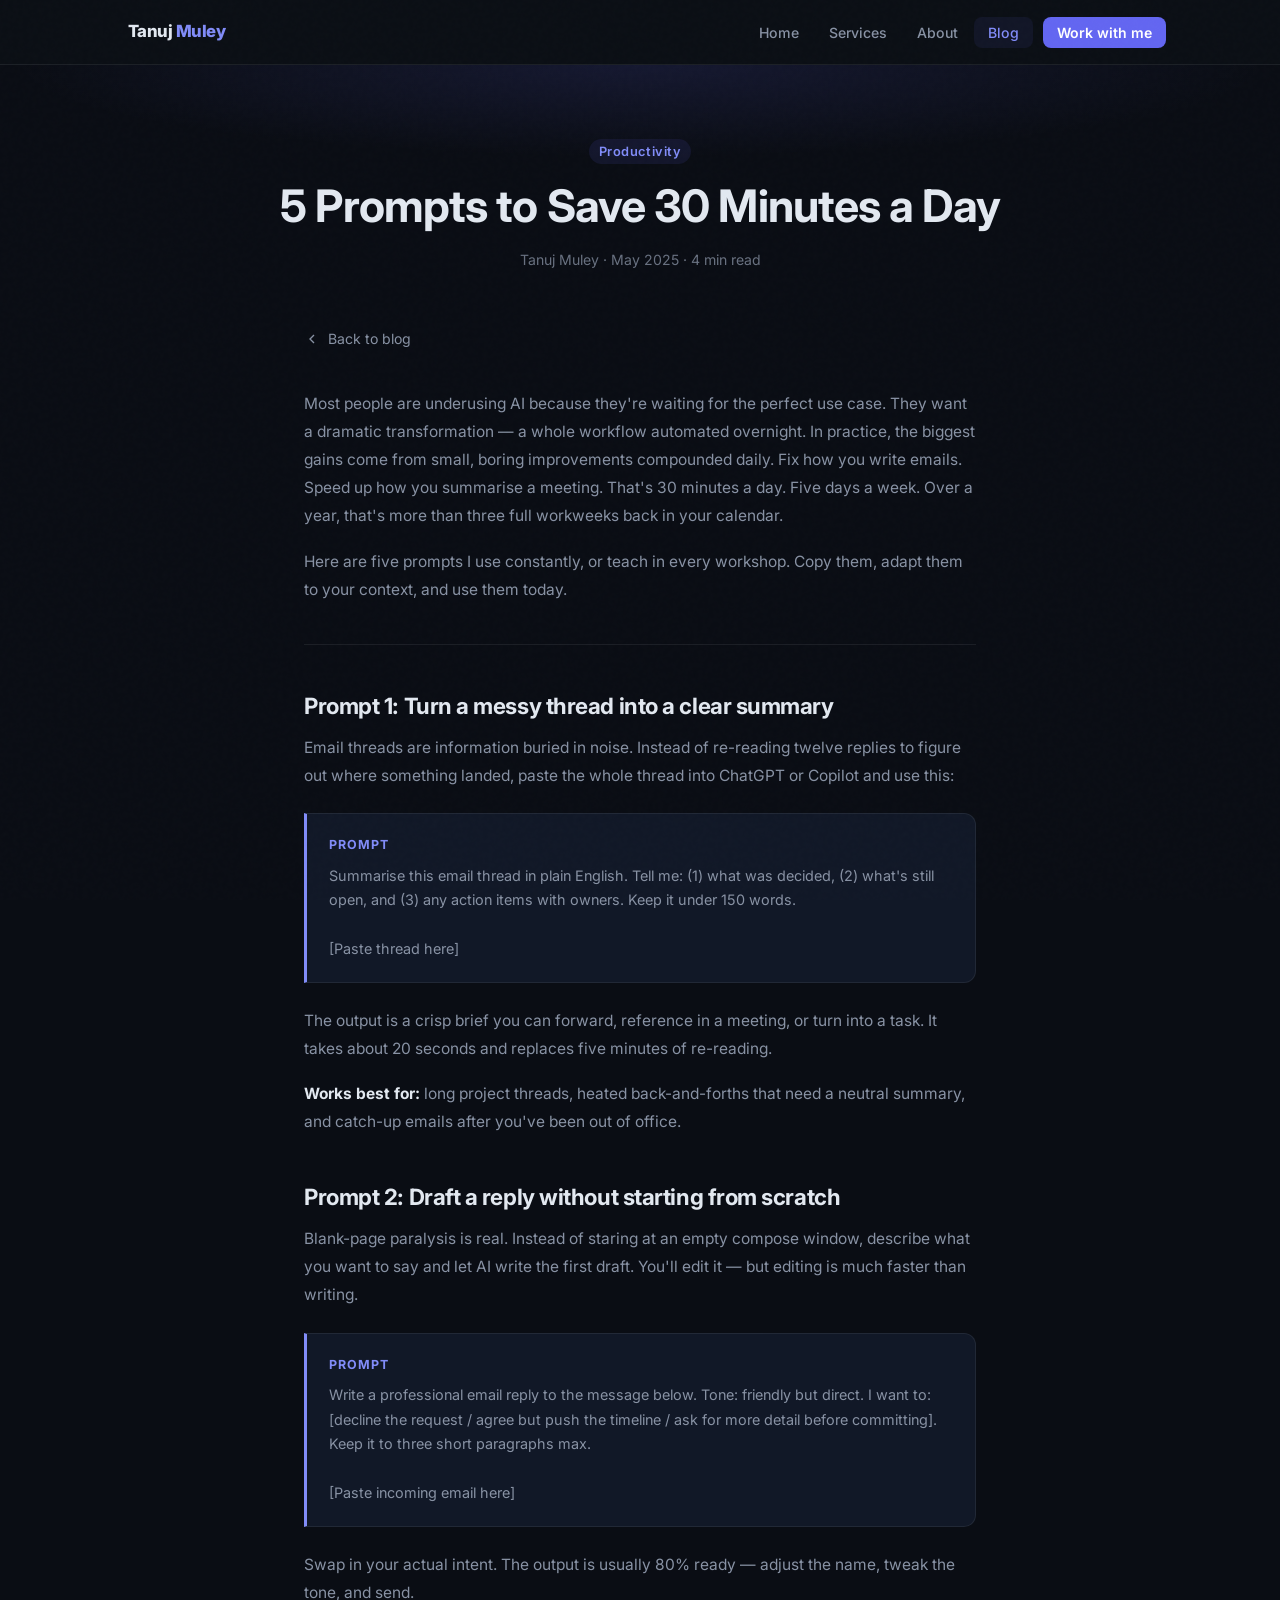
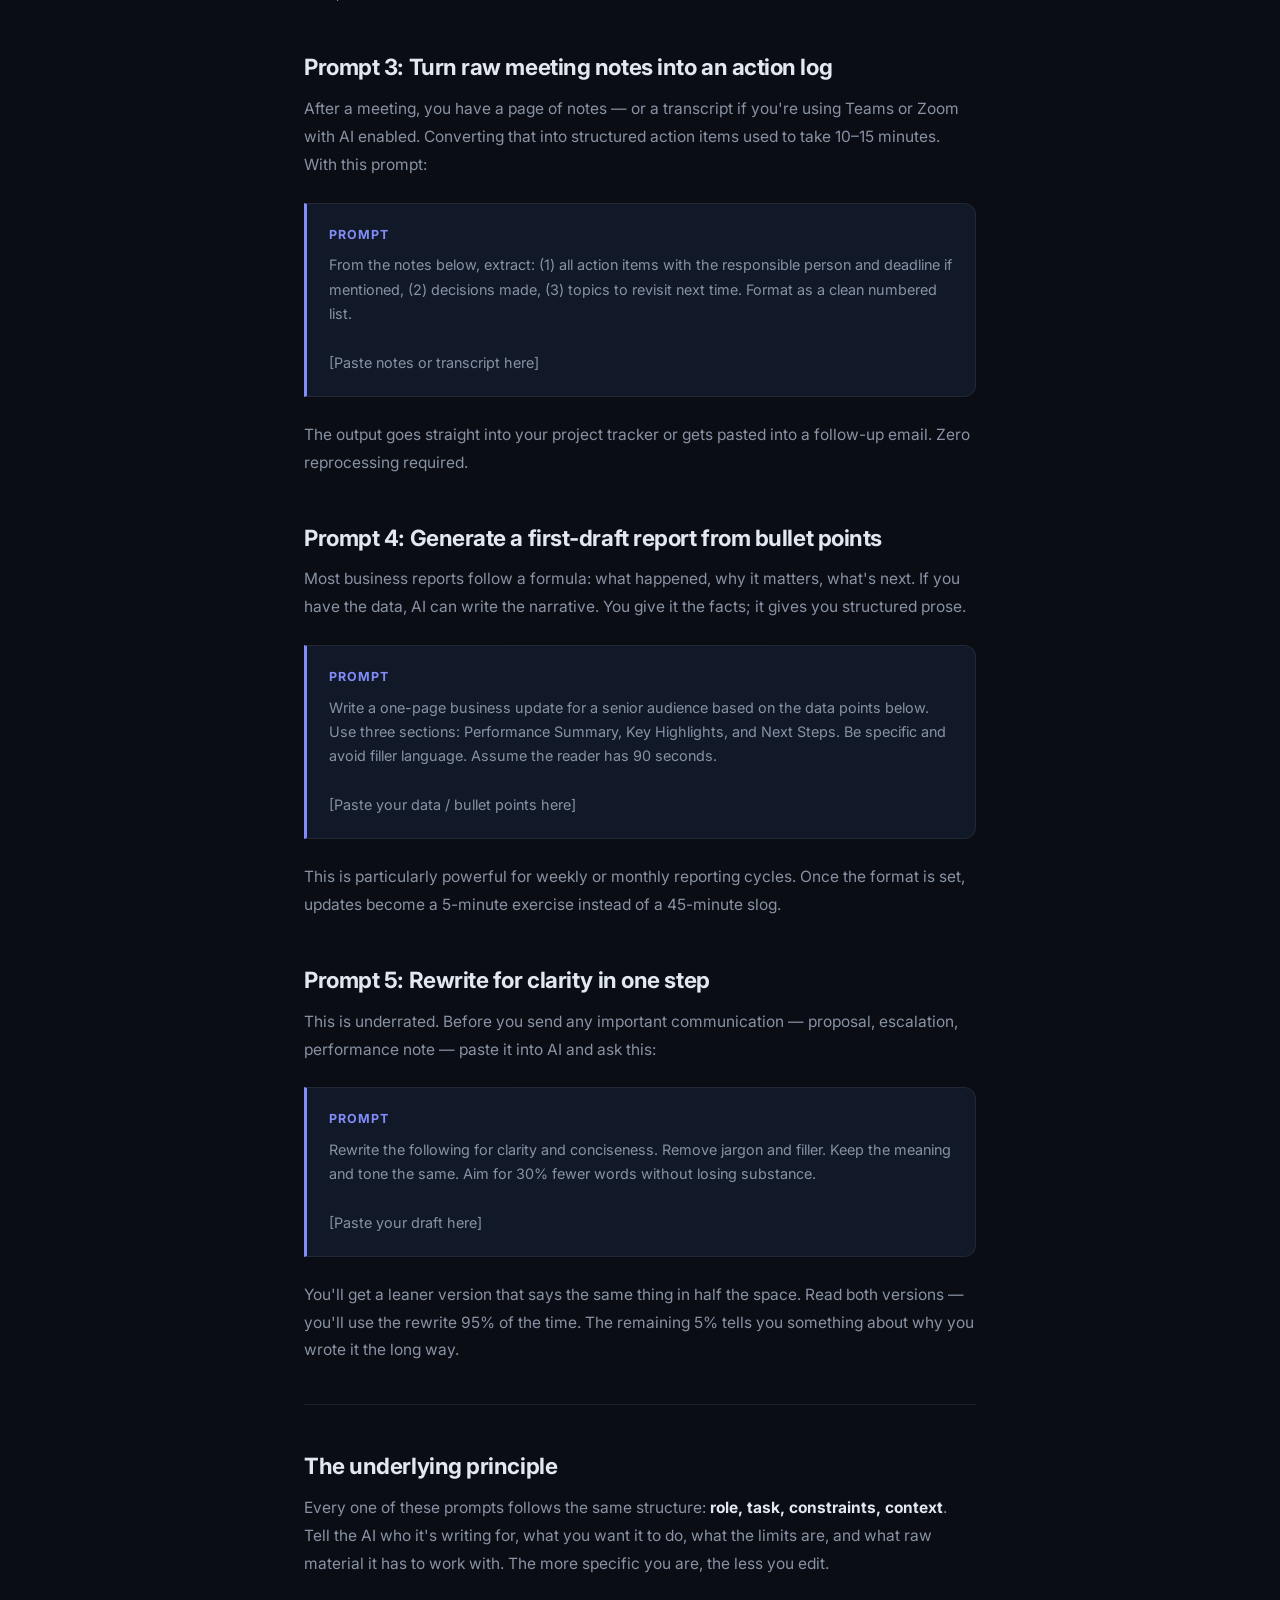
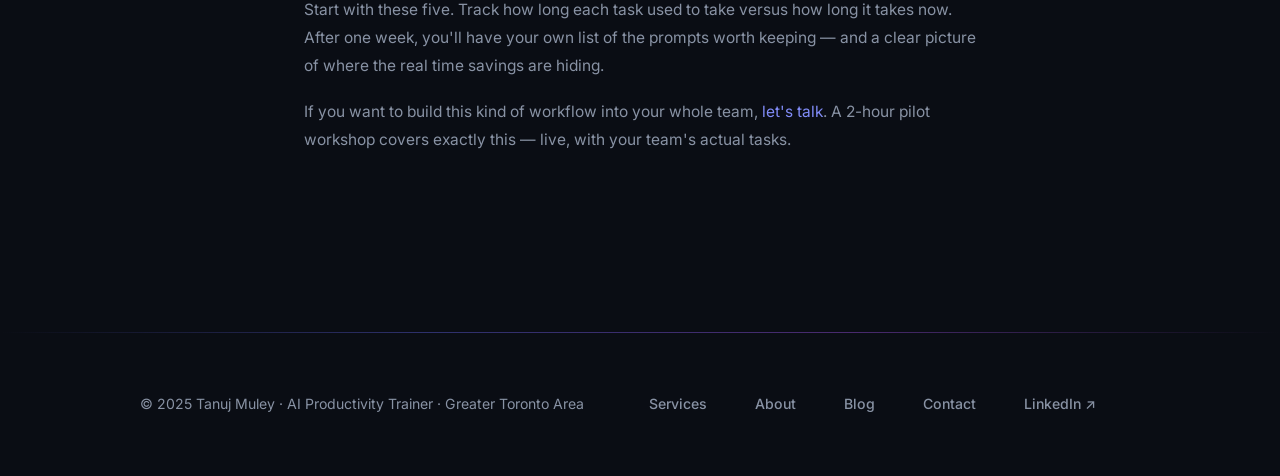
<file: post-5-prompts.html>
<!doctype html>
<html lang="en">
<head>
  <meta charset="utf-8">
  <meta name="viewport" content="width=device-width, initial-scale=1">
  <title>5 Prompts to Save 30 Minutes a Day — Tanuj Muley</title>
  <meta name="description" content="Five practical AI prompts for email, meetings, and reporting that business teams can use today — no setup, no coding required.">
  <link rel="preconnect" href="https://fonts.googleapis.com">
  <link rel="preconnect" href="https://fonts.gstatic.com" crossorigin>
  <link href="https://fonts.googleapis.com/css2?family=Inter:wght@400;500;600;700;800&display=swap" rel="stylesheet">
  <link rel="stylesheet" href="style.css">
</head>
<body>
  <div id="progress-bar"></div>

  <header>
    <nav>
      <a class="logo" href="index.html">Tanuj <span>Muley</span></a>
      <button class="nav-toggle" aria-label="Toggle menu"
        onclick="this.nextElementSibling.classList.toggle('open')">
        <svg width="22" height="22" viewBox="0 0 24 24" fill="none" stroke="currentColor" stroke-width="2.2">
          <line x1="3" y1="6" x2="21" y2="6"/><line x1="3" y1="12" x2="21" y2="12"/><line x1="3" y1="18" x2="21" y2="18"/>
        </svg>
      </button>
      <ul>
        <li><a href="index.html">Home</a></li>
        <li><a href="services.html">Services</a></li>
        <li><a href="about.html">About</a></li>
        <li><a class="active" href="blog.html">Blog</a></li>
        <li><a class="nav-cta" href="contact.html">Work with me</a></li>
      </ul>
    </nav>
  </header>

  <main>

    <div class="post-hero">
      <div class="post-hero-inner">
        <span class="post-tag">Productivity</span>
        <h1>5 Prompts to Save 30 Minutes a Day</h1>
        <p class="post-meta">Tanuj Muley · May 2025 · 4 min read</p>
      </div>
    </div>

    <article class="post-content">
      <a href="blog.html" class="back-link">
        <svg width="16" height="16" viewBox="0 0 24 24" fill="none" stroke="currentColor" stroke-width="2"><polyline points="15 18 9 12 15 6"/></svg>
        Back to blog
      </a>

      <p>
        Most people are underusing AI because they're waiting for the perfect use case.
        They want a dramatic transformation — a whole workflow automated overnight. In practice, the biggest
        gains come from small, boring improvements compounded daily. Fix how you write emails. Speed up
        how you summarise a meeting. That's 30 minutes a day. Five days a week. Over a year, that's more than
        three full workweeks back in your calendar.
      </p>
      <p>
        Here are five prompts I use constantly, or teach in every workshop. Copy them, adapt them to your
        context, and use them today.
      </p>

      <div class="post-divider"></div>

      <h2>Prompt 1: Turn a messy thread into a clear summary</h2>
      <p>
        Email threads are information buried in noise. Instead of re-reading twelve replies to figure out
        where something landed, paste the whole thread into ChatGPT or Copilot and use this:
      </p>
      <div class="prompt-box">
        <strong>Prompt</strong>
        Summarise this email thread in plain English. Tell me: (1) what was decided, (2) what's still open,
        and (3) any action items with owners. Keep it under 150 words.
        <br><br>[Paste thread here]
      </div>
      <p>
        The output is a crisp brief you can forward, reference in a meeting, or turn into a task. It takes
        about 20 seconds and replaces five minutes of re-reading.
      </p>
      <p>
        <strong>Works best for:</strong> long project threads, heated back-and-forths that need a neutral
        summary, and catch-up emails after you've been out of office.
      </p>

      <h2>Prompt 2: Draft a reply without starting from scratch</h2>
      <p>
        Blank-page paralysis is real. Instead of staring at an empty compose window, describe what you want
        to say and let AI write the first draft. You'll edit it — but editing is much faster than writing.
      </p>
      <div class="prompt-box">
        <strong>Prompt</strong>
        Write a professional email reply to the message below. Tone: friendly but direct. I want to:
        [decline the request / agree but push the timeline / ask for more detail before committing].
        Keep it to three short paragraphs max.
        <br><br>[Paste incoming email here]
      </div>
      <p>
        Swap in your actual intent. The output is usually 80% ready — adjust the name, tweak the tone,
        and send.
      </p>

      <h2>Prompt 3: Turn raw meeting notes into an action log</h2>
      <p>
        After a meeting, you have a page of notes — or a transcript if you're using Teams or Zoom with
        AI enabled. Converting that into structured action items used to take 10–15 minutes. With this prompt:
      </p>
      <div class="prompt-box">
        <strong>Prompt</strong>
        From the notes below, extract: (1) all action items with the responsible person and deadline if
        mentioned, (2) decisions made, (3) topics to revisit next time. Format as a clean numbered list.
        <br><br>[Paste notes or transcript here]
      </div>
      <p>
        The output goes straight into your project tracker or gets pasted into a follow-up email. Zero
        reprocessing required.
      </p>

      <h2>Prompt 4: Generate a first-draft report from bullet points</h2>
      <p>
        Most business reports follow a formula: what happened, why it matters, what's next. If you have
        the data, AI can write the narrative. You give it the facts; it gives you structured prose.
      </p>
      <div class="prompt-box">
        <strong>Prompt</strong>
        Write a one-page business update for a senior audience based on the data points below.
        Use three sections: Performance Summary, Key Highlights, and Next Steps.
        Be specific and avoid filler language. Assume the reader has 90 seconds.
        <br><br>[Paste your data / bullet points here]
      </div>
      <p>
        This is particularly powerful for weekly or monthly reporting cycles. Once the format is set, updates
        become a 5-minute exercise instead of a 45-minute slog.
      </p>

      <h2>Prompt 5: Rewrite for clarity in one step</h2>
      <p>
        This is underrated. Before you send any important communication — proposal, escalation, performance
        note — paste it into AI and ask this:
      </p>
      <div class="prompt-box">
        <strong>Prompt</strong>
        Rewrite the following for clarity and conciseness. Remove jargon and filler. Keep the meaning and
        tone the same. Aim for 30% fewer words without losing substance.
        <br><br>[Paste your draft here]
      </div>
      <p>
        You'll get a leaner version that says the same thing in half the space. Read both versions —
        you'll use the rewrite 95% of the time. The remaining 5% tells you something about why you wrote
        it the long way.
      </p>

      <div class="post-divider"></div>

      <h2>The underlying principle</h2>
      <p>
        Every one of these prompts follows the same structure: <strong>role, task, constraints, context</strong>.
        Tell the AI who it's writing for, what you want it to do, what the limits are, and what raw material
        it has to work with. The more specific you are, the less you edit.
      </p>
      <p>
        Start with these five. Track how long each task used to take versus how long it takes now.
        After one week, you'll have your own list of the prompts worth keeping — and a clear picture
        of where the real time savings are hiding.
      </p>
      <p>
        If you want to build this kind of workflow into your whole team, <a href="contact.html">let's talk</a>.
        A 2-hour pilot workshop covers exactly this — live, with your team's actual tasks.
      </p>

    </article>

  </main>

  <footer>
    <div class="footer-inner">
      <p>© 2025 Tanuj Muley · AI Productivity Trainer · Greater Toronto Area</p>
      <nav class="footer-links">
        <a href="services.html">Services</a>
        <a href="about.html">About</a>
        <a href="blog.html">Blog</a>
        <a href="contact.html">Contact</a>
        <a href="https://linkedin.com/in/tanujmuley" target="_blank" rel="noopener">LinkedIn ↗</a>
      </nav>
    </div>
  </footer>

  <script src="main.js"></script>
</body>
</html>
</file>
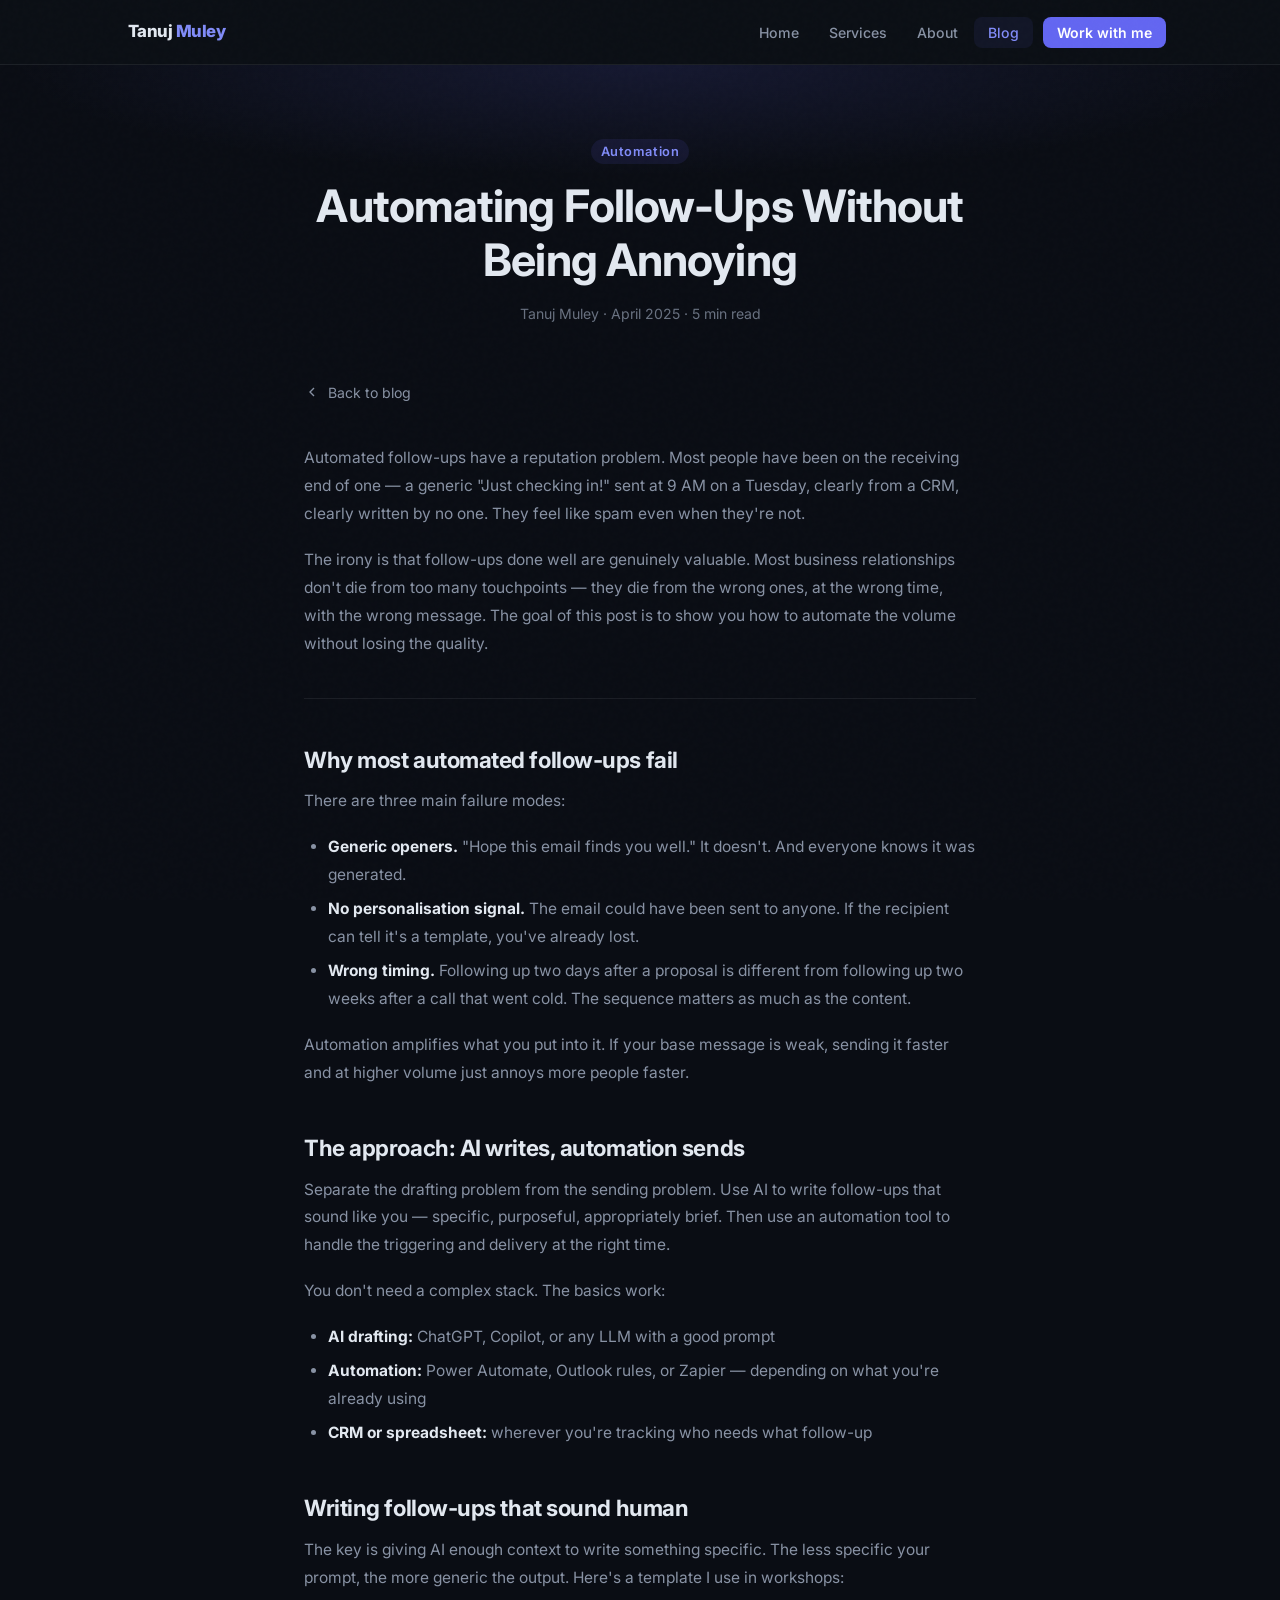
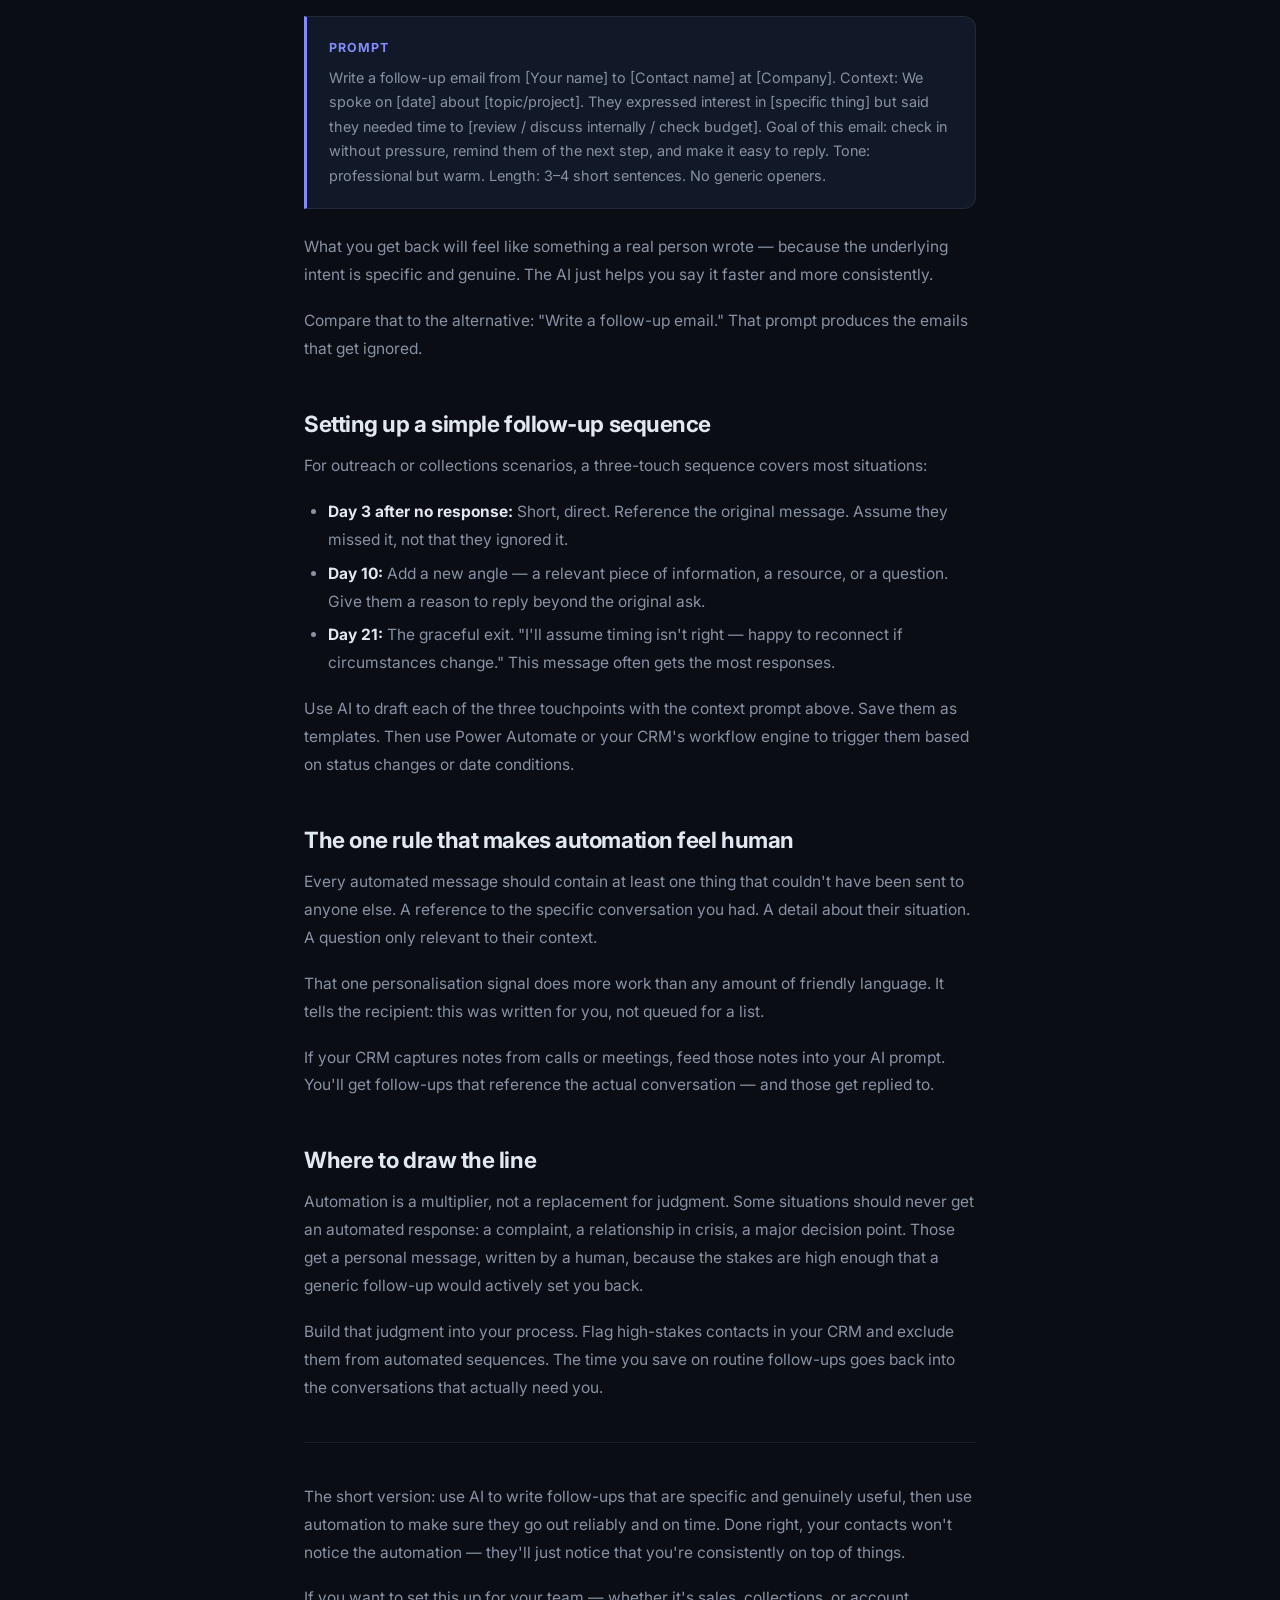
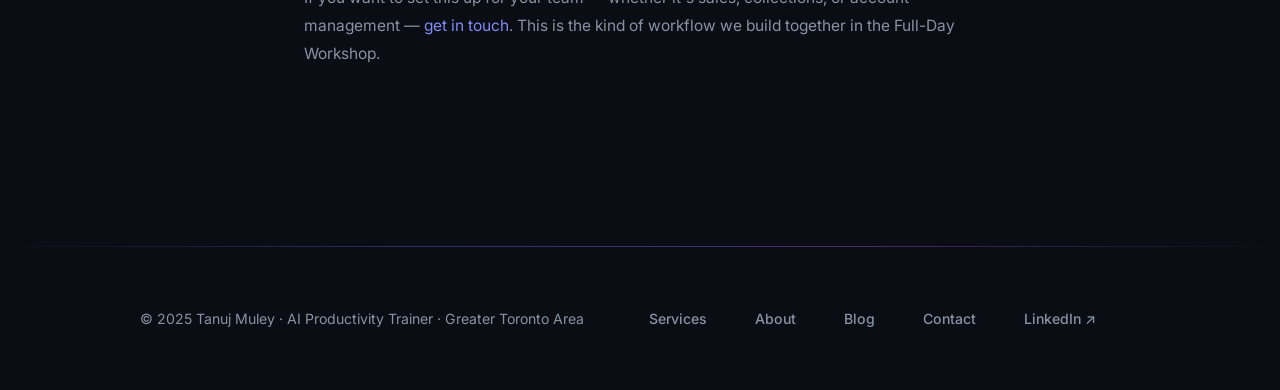
<file: post-automating-followups.html>
<!doctype html>
<html lang="en">
<head>
  <meta charset="utf-8">
  <meta name="viewport" content="width=device-width, initial-scale=1">
  <title>Automating Follow-Ups Without Being Annoying — Tanuj Muley</title>
  <meta name="description" content="How to combine AI and automation to write follow-up emails that sound human, get replies, and don't damage relationships.">
  <link rel="preconnect" href="https://fonts.googleapis.com">
  <link rel="preconnect" href="https://fonts.gstatic.com" crossorigin>
  <link href="https://fonts.googleapis.com/css2?family=Inter:wght@400;500;600;700;800&display=swap" rel="stylesheet">
  <link rel="stylesheet" href="style.css">
</head>
<body>
  <div id="progress-bar"></div>

  <header>
    <nav>
      <a class="logo" href="index.html">Tanuj <span>Muley</span></a>
      <button class="nav-toggle" aria-label="Toggle menu"
        onclick="this.nextElementSibling.classList.toggle('open')">
        <svg width="22" height="22" viewBox="0 0 24 24" fill="none" stroke="currentColor" stroke-width="2.2">
          <line x1="3" y1="6" x2="21" y2="6"/><line x1="3" y1="12" x2="21" y2="12"/><line x1="3" y1="18" x2="21" y2="18"/>
        </svg>
      </button>
      <ul>
        <li><a href="index.html">Home</a></li>
        <li><a href="services.html">Services</a></li>
        <li><a href="about.html">About</a></li>
        <li><a class="active" href="blog.html">Blog</a></li>
        <li><a class="nav-cta" href="contact.html">Work with me</a></li>
      </ul>
    </nav>
  </header>

  <main>

    <div class="post-hero">
      <div class="post-hero-inner">
        <span class="post-tag">Automation</span>
        <h1>Automating Follow-Ups Without Being Annoying</h1>
        <p class="post-meta">Tanuj Muley · April 2025 · 5 min read</p>
      </div>
    </div>

    <article class="post-content">
      <a href="blog.html" class="back-link">
        <svg width="16" height="16" viewBox="0 0 24 24" fill="none" stroke="currentColor" stroke-width="2"><polyline points="15 18 9 12 15 6"/></svg>
        Back to blog
      </a>

      <p>
        Automated follow-ups have a reputation problem. Most people have been on the receiving end of one —
        a generic "Just checking in!" sent at 9 AM on a Tuesday, clearly from a CRM, clearly written
        by no one. They feel like spam even when they're not.
      </p>
      <p>
        The irony is that follow-ups done well are genuinely valuable. Most business relationships don't die
        from too many touchpoints — they die from the wrong ones, at the wrong time, with the wrong message.
        The goal of this post is to show you how to automate the volume without losing the quality.
      </p>

      <div class="post-divider"></div>

      <h2>Why most automated follow-ups fail</h2>
      <p>
        There are three main failure modes:
      </p>
      <ul>
        <li><strong>Generic openers.</strong> "Hope this email finds you well." It doesn't. And everyone knows it was generated.</li>
        <li><strong>No personalisation signal.</strong> The email could have been sent to anyone. If the recipient can tell it's a template, you've already lost.</li>
        <li><strong>Wrong timing.</strong> Following up two days after a proposal is different from following up two weeks after a call that went cold. The sequence matters as much as the content.</li>
      </ul>
      <p>
        Automation amplifies what you put into it. If your base message is weak, sending it faster and
        at higher volume just annoys more people faster.
      </p>

      <h2>The approach: AI writes, automation sends</h2>
      <p>
        Separate the drafting problem from the sending problem. Use AI to write follow-ups that sound
        like you — specific, purposeful, appropriately brief. Then use an automation tool to handle
        the triggering and delivery at the right time.
      </p>
      <p>
        You don't need a complex stack. The basics work:
      </p>
      <ul>
        <li><strong>AI drafting:</strong> ChatGPT, Copilot, or any LLM with a good prompt</li>
        <li><strong>Automation:</strong> Power Automate, Outlook rules, or Zapier — depending on what you're already using</li>
        <li><strong>CRM or spreadsheet:</strong> wherever you're tracking who needs what follow-up</li>
      </ul>

      <h2>Writing follow-ups that sound human</h2>
      <p>
        The key is giving AI enough context to write something specific. The less specific your prompt,
        the more generic the output. Here's a template I use in workshops:
      </p>
      <div class="prompt-box">
        <strong>Prompt</strong>
        Write a follow-up email from [Your name] to [Contact name] at [Company].
        Context: We spoke on [date] about [topic/project]. They expressed interest in [specific thing]
        but said they needed time to [review / discuss internally / check budget].
        Goal of this email: check in without pressure, remind them of the next step,
        and make it easy to reply.
        Tone: professional but warm. Length: 3–4 short sentences. No generic openers.
      </div>
      <p>
        What you get back will feel like something a real person wrote — because the underlying intent is
        specific and genuine. The AI just helps you say it faster and more consistently.
      </p>
      <p>
        Compare that to the alternative: "Write a follow-up email." That prompt produces the emails that
        get ignored.
      </p>

      <h2>Setting up a simple follow-up sequence</h2>
      <p>
        For outreach or collections scenarios, a three-touch sequence covers most situations:
      </p>
      <ul>
        <li><strong>Day 3 after no response:</strong> Short, direct. Reference the original message. Assume they missed it, not that they ignored it.</li>
        <li><strong>Day 10:</strong> Add a new angle — a relevant piece of information, a resource, or a question. Give them a reason to reply beyond the original ask.</li>
        <li><strong>Day 21:</strong> The graceful exit. "I'll assume timing isn't right — happy to reconnect if circumstances change." This message often gets the most responses.</li>
      </ul>
      <p>
        Use AI to draft each of the three touchpoints with the context prompt above. Save them as templates.
        Then use Power Automate or your CRM's workflow engine to trigger them based on status changes or
        date conditions.
      </p>

      <h2>The one rule that makes automation feel human</h2>
      <p>
        Every automated message should contain at least one thing that couldn't have been sent to anyone else.
        A reference to the specific conversation you had. A detail about their situation. A question
        only relevant to their context.
      </p>
      <p>
        That one personalisation signal does more work than any amount of friendly language. It tells the
        recipient: this was written for you, not queued for a list.
      </p>
      <p>
        If your CRM captures notes from calls or meetings, feed those notes into your AI prompt. You'll get
        follow-ups that reference the actual conversation — and those get replied to.
      </p>

      <h2>Where to draw the line</h2>
      <p>
        Automation is a multiplier, not a replacement for judgment. Some situations should never
        get an automated response: a complaint, a relationship in crisis, a major decision point.
        Those get a personal message, written by a human, because the stakes are high enough that
        a generic follow-up would actively set you back.
      </p>
      <p>
        Build that judgment into your process. Flag high-stakes contacts in your CRM and exclude them
        from automated sequences. The time you save on routine follow-ups goes back into the conversations
        that actually need you.
      </p>

      <div class="post-divider"></div>

      <p>
        The short version: use AI to write follow-ups that are specific and genuinely useful, then use
        automation to make sure they go out reliably and on time. Done right, your contacts won't
        notice the automation — they'll just notice that you're consistently on top of things.
      </p>
      <p>
        If you want to set this up for your team — whether it's sales, collections, or account management —
        <a href="contact.html">get in touch</a>. This is the kind of workflow we build together in the
        Full-Day Workshop.
      </p>

    </article>

  </main>

  <footer>
    <div class="footer-inner">
      <p>© 2025 Tanuj Muley · AI Productivity Trainer · Greater Toronto Area</p>
      <nav class="footer-links">
        <a href="services.html">Services</a>
        <a href="about.html">About</a>
        <a href="blog.html">Blog</a>
        <a href="contact.html">Contact</a>
        <a href="https://linkedin.com/in/tanujmuley" target="_blank" rel="noopener">LinkedIn ↗</a>
      </nav>
    </div>
  </footer>

  <script src="main.js"></script>
</body>
</html>
</file>
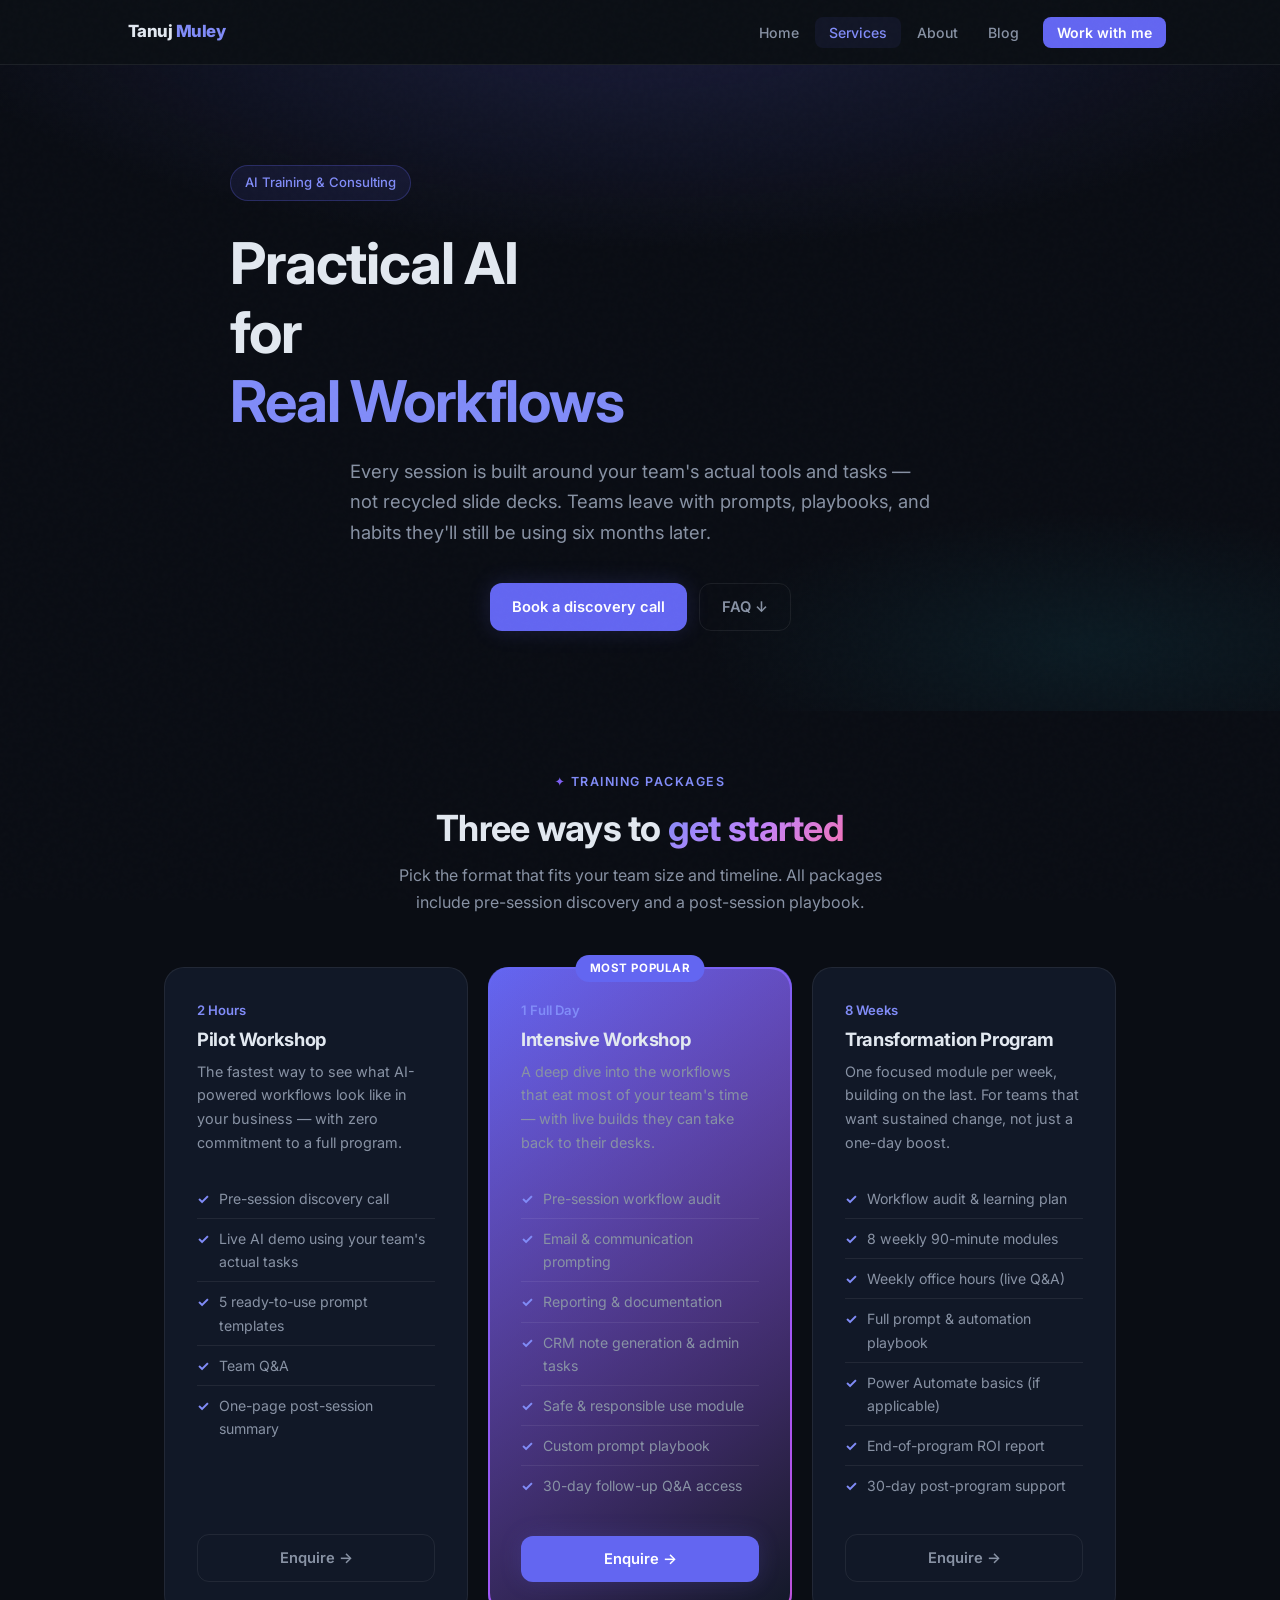
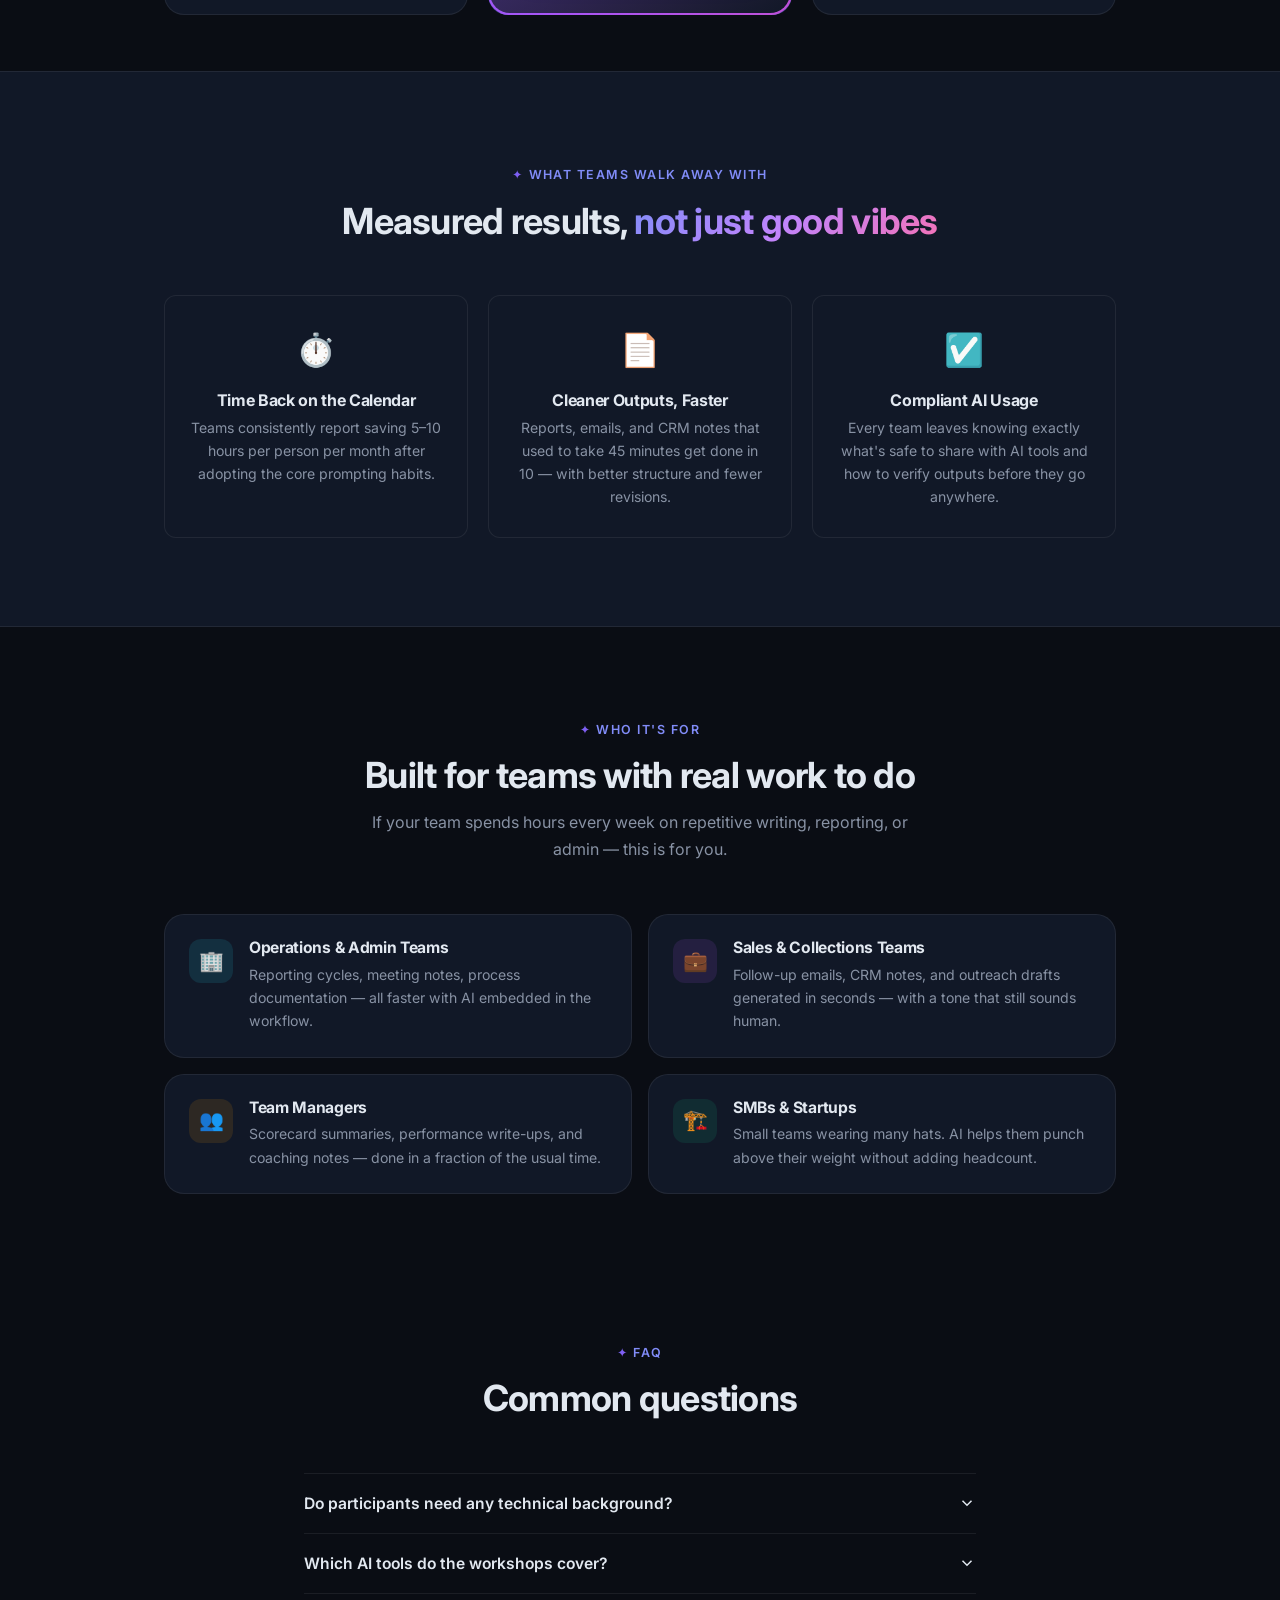
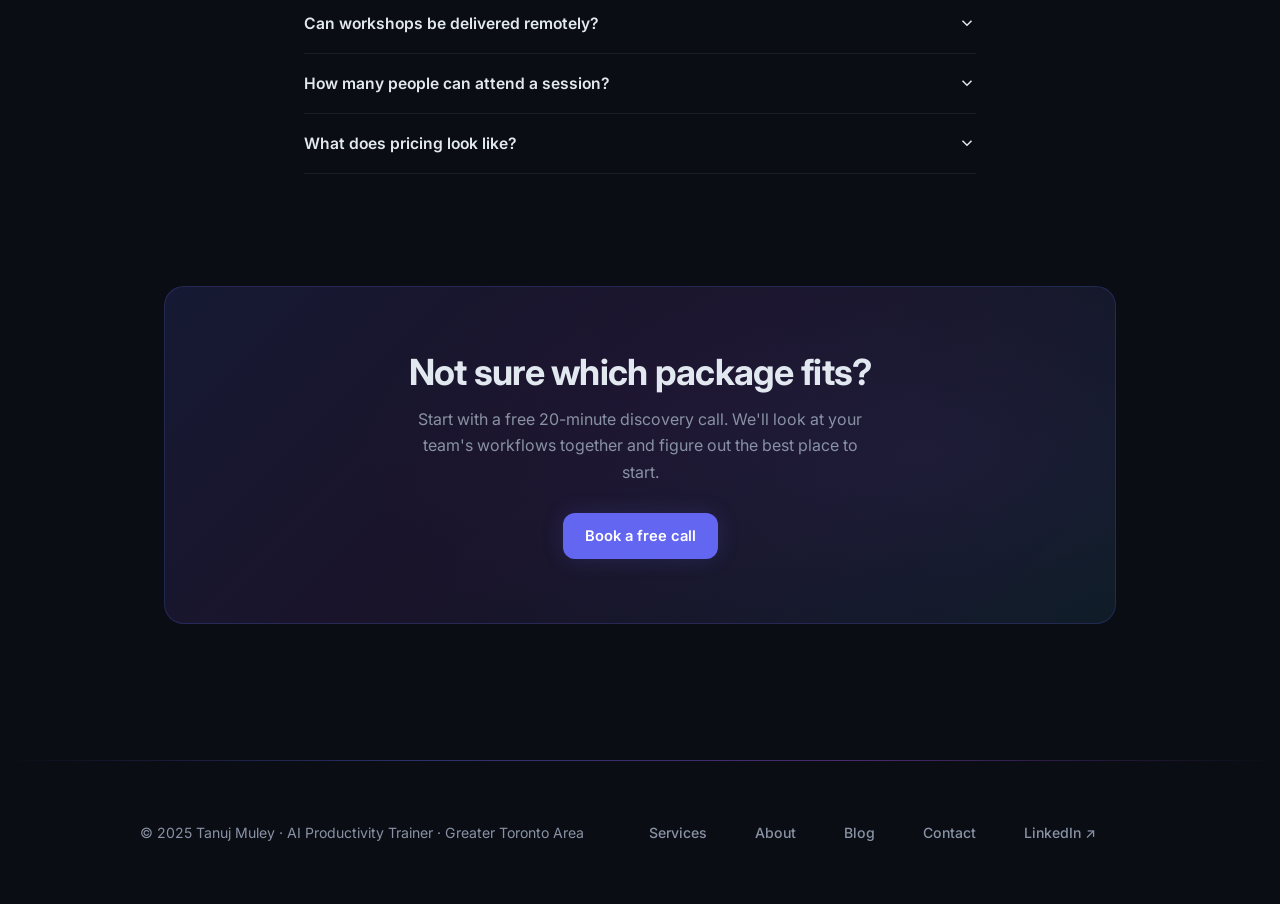
<file: services.html>
<!doctype html>
<html lang="en">
<head>
  <meta charset="utf-8">
  <meta name="viewport" content="width=device-width, initial-scale=1">
  <title>Services — Tanuj Muley · AI Training &amp; Consulting</title>
  <meta name="description" content="AI training packages for business teams: 2-hour pilot, full-day workshop, and an 8-week program. Hands-on, practical, no jargon.">
  <link rel="preconnect" href="https://fonts.googleapis.com">
  <link rel="preconnect" href="https://fonts.gstatic.com" crossorigin>
  <link href="https://fonts.googleapis.com/css2?family=Inter:wght@400;500;600;700;800&display=swap" rel="stylesheet">
  <link rel="stylesheet" href="style.css">
</head>
<body>
  <div id="progress-bar"></div>

  <header>
    <nav>
      <a class="logo" href="index.html">Tanuj <span>Muley</span></a>
      <button class="nav-toggle" aria-label="Toggle menu"
        onclick="this.nextElementSibling.classList.toggle('open')">
        <svg width="22" height="22" viewBox="0 0 24 24" fill="none" stroke="currentColor" stroke-width="2.2">
          <line x1="3" y1="6" x2="21" y2="6"/><line x1="3" y1="12" x2="21" y2="12"/><line x1="3" y1="18" x2="21" y2="18"/>
        </svg>
      </button>
      <ul>
        <li><a href="index.html">Home</a></li>
        <li><a class="active" href="services.html">Services</a></li>
        <li><a href="about.html">About</a></li>
        <li><a href="blog.html">Blog</a></li>
        <li><a class="nav-cta" href="contact.html">Work with me</a></li>
      </ul>
    </nav>
  </header>

  <main>

    <!-- ─── HERO ─── -->
    <section class="hero" style="padding-bottom: 80px;">
      <div class="hero-inner">
        <div class="hero-badge">AI Training &amp; Consulting</div>
        <h1>Practical AI<br>for <span class="hl">Real Workflows</span></h1>
        <p>Every session is built around your team's actual tools and tasks — not recycled slide decks. Teams leave with prompts, playbooks, and habits they'll still be using six months later.</p>
        <div class="hero-actions">
          <a href="contact.html" class="btn btn-primary">Book a discovery call</a>
          <a href="#faq" class="btn btn-ghost">FAQ ↓</a>
        </div>
      </div>
    </section>

    <!-- ─── PACKAGES ─── -->
    <section class="section-sm">
      <div class="container">
        <div class="section-header reveal">
          <span class="eyebrow">Training Packages</span>
          <h2>Three ways to <span class="gradient-text">get started</span></h2>
          <p>Pick the format that fits your team size and timeline. All packages include pre-session discovery and a post-session playbook.</p>
        </div>

        <div class="pkg-grid">

          <!-- PILOT -->
          <div class="pkg-card reveal glow">
            <div class="pkg-duration">2 Hours</div>
            <h3>Pilot Workshop</h3>
            <p>The fastest way to see what AI-powered workflows look like in your business — with zero commitment to a full program.</p>
            <ul class="pkg-includes">
              <li>Pre-session discovery call</li>
              <li>Live AI demo using your team's actual tasks</li>
              <li>5 ready-to-use prompt templates</li>
              <li>Team Q&amp;A</li>
              <li>One-page post-session summary</li>
            </ul>
            <a href="contact.html" class="btn btn-ghost btn-full">Enquire →</a>
          </div>

          <!-- FULL DAY -->
          <div class="pkg-card featured reveal reveal-d1">
            <div class="pkg-badge">MOST POPULAR</div>
            <div class="pkg-duration">1 Full Day</div>
            <h3>Intensive Workshop</h3>
            <p>A deep dive into the workflows that eat most of your team's time — with live builds they can take back to their desks.</p>
            <ul class="pkg-includes">
              <li>Pre-session workflow audit</li>
              <li>Email &amp; communication prompting</li>
              <li>Reporting &amp; documentation</li>
              <li>CRM note generation &amp; admin tasks</li>
              <li>Safe &amp; responsible use module</li>
              <li>Custom prompt playbook</li>
              <li>30-day follow-up Q&amp;A access</li>
            </ul>
            <a href="contact.html" class="btn btn-primary btn-full">Enquire →</a>
          </div>

          <!-- 8 WEEK -->
          <div class="pkg-card reveal reveal-d2 glow">
            <div class="pkg-duration">8 Weeks</div>
            <h3>Transformation Program</h3>
            <p>One focused module per week, building on the last. For teams that want sustained change, not just a one-day boost.</p>
            <ul class="pkg-includes">
              <li>Workflow audit &amp; learning plan</li>
              <li>8 weekly 90-minute modules</li>
              <li>Weekly office hours (live Q&amp;A)</li>
              <li>Full prompt &amp; automation playbook</li>
              <li>Power Automate basics (if applicable)</li>
              <li>End-of-program ROI report</li>
              <li>30-day post-program support</li>
            </ul>
            <a href="contact.html" class="btn btn-ghost btn-full">Enquire →</a>
          </div>

        </div>
      </div>
    </section>

    <!-- ─── OUTCOMES ─── -->
    <section class="section section-alt">
      <div class="container">
        <div class="section-header reveal">
          <span class="eyebrow">What Teams Walk Away With</span>
          <h2>Measured results, <span class="gradient-text">not just good vibes</span></h2>
        </div>
        <div class="outcome-grid">
          <div class="outcome reveal glow">
            <div class="outcome-icon">⏱️</div>
            <h3>Time Back on the Calendar</h3>
            <p>Teams consistently report saving 5–10 hours per person per month after adopting the core prompting habits.</p>
          </div>
          <div class="outcome reveal reveal-d1 glow">
            <div class="outcome-icon">📄</div>
            <h3>Cleaner Outputs, Faster</h3>
            <p>Reports, emails, and CRM notes that used to take 45 minutes get done in 10 — with better structure and fewer revisions.</p>
          </div>
          <div class="outcome reveal reveal-d2 glow">
            <div class="outcome-icon">✅</div>
            <h3>Compliant AI Usage</h3>
            <p>Every team leaves knowing exactly what's safe to share with AI tools and how to verify outputs before they go anywhere.</p>
          </div>
        </div>
      </div>
    </section>

    <!-- ─── WHO IT'S FOR ─── -->
    <section class="section">
      <div class="container">
        <div class="section-header">
          <span class="eyebrow">Who It's For</span>
          <h2>Built for teams with real work to do</h2>
          <p>If your team spends hours every week on repetitive writing, reporting, or admin — this is for you.</p>
        </div>
        <div class="what-grid">
          <div class="what-card">
            <div class="what-icon">🏢</div>
            <div>
              <h3>Operations &amp; Admin Teams</h3>
              <p>Reporting cycles, meeting notes, process documentation — all faster with AI embedded in the workflow.</p>
            </div>
          </div>
          <div class="what-card">
            <div class="what-icon">💼</div>
            <div>
              <h3>Sales &amp; Collections Teams</h3>
              <p>Follow-up emails, CRM notes, and outreach drafts generated in seconds — with a tone that still sounds human.</p>
            </div>
          </div>
          <div class="what-card">
            <div class="what-icon">👥</div>
            <div>
              <h3>Team Managers</h3>
              <p>Scorecard summaries, performance write-ups, and coaching notes — done in a fraction of the usual time.</p>
            </div>
          </div>
          <div class="what-card">
            <div class="what-icon">🏗️</div>
            <div>
              <h3>SMBs &amp; Startups</h3>
              <p>Small teams wearing many hats. AI helps them punch above their weight without adding headcount.</p>
            </div>
          </div>
        </div>
      </div>
    </section>

    <!-- ─── FAQ ─── -->
    <section class="section-sm" id="faq">
      <div class="container" style="max-width: 720px;">
        <div class="section-header">
          <span class="eyebrow">FAQ</span>
          <h2>Common questions</h2>
        </div>
        <div class="faq">
          <div class="faq-item">
            <button class="faq-q" onclick="this.parentElement.classList.toggle('open')">
              Do participants need any technical background?
              <svg class="faq-arrow" width="18" height="18" viewBox="0 0 24 24" fill="none" stroke="currentColor" stroke-width="2"><polyline points="6 9 12 15 18 9"/></svg>
            </button>
            <p class="faq-a">No. These workshops are designed for everyday business users — not developers. If someone can write an email, they can learn to use AI tools effectively.</p>
          </div>
          <div class="faq-item">
            <button class="faq-q" onclick="this.parentElement.classList.toggle('open')">
              Which AI tools do the workshops cover?
              <svg class="faq-arrow" width="18" height="18" viewBox="0 0 24 24" fill="none" stroke="currentColor" stroke-width="2"><polyline points="6 9 12 15 18 9"/></svg>
            </button>
            <p class="faq-a">I'm tool-agnostic. Sessions can be tailored to whatever your team already has access to — Microsoft Copilot, ChatGPT, Gemini, or any combination. The prompting principles transfer across tools.</p>
          </div>
          <div class="faq-item">
            <button class="faq-q" onclick="this.parentElement.classList.toggle('open')">
              Can workshops be delivered remotely?
              <svg class="faq-arrow" width="18" height="18" viewBox="0 0 24 24" fill="none" stroke="currentColor" stroke-width="2"><polyline points="6 9 12 15 18 9"/></svg>
            </button>
            <p class="faq-a">Yes. All formats are available in-person (GTA) or virtually via Teams or Zoom. Remote sessions work just as well — sometimes better, since everyone can follow along on their own screen.</p>
          </div>
          <div class="faq-item">
            <button class="faq-q" onclick="this.parentElement.classList.toggle('open')">
              How many people can attend a session?
              <svg class="faq-arrow" width="18" height="18" viewBox="0 0 24 24" fill="none" stroke="currentColor" stroke-width="2"><polyline points="6 9 12 15 18 9"/></svg>
            </button>
            <p class="faq-a">The Pilot and Full-Day workshops work best with groups of 5–20. For larger teams, I can run multiple sessions or structure a train-the-trainer approach. The 8-Week Program is designed for cohorts of 10–30.</p>
          </div>
          <div class="faq-item">
            <button class="faq-q" onclick="this.parentElement.classList.toggle('open')">
              What does pricing look like?
              <svg class="faq-arrow" width="18" height="18" viewBox="0 0 24 24" fill="none" stroke="currentColor" stroke-width="2"><polyline points="6 9 12 15 18 9"/></svg>
            </button>
            <p class="faq-a">Pricing depends on team size, format, and whether customisation is needed. Get in touch and I'll put together a quote that makes sense for your situation — usually within 24 hours.</p>
          </div>
        </div>
      </div>
    </section>

    <!-- ─── CTA ─── -->
    <section class="section-sm">
      <div class="container">
        <div class="cta-banner">
          <h2>Not sure which package fits?</h2>
          <p>Start with a free 20-minute discovery call. We'll look at your team's workflows together and figure out the best place to start.</p>
          <a href="contact.html" class="btn btn-primary">Book a free call</a>
        </div>
      </div>
    </section>

  </main>

  <footer>
    <div class="footer-inner">
      <p>© 2025 Tanuj Muley · AI Productivity Trainer · Greater Toronto Area</p>
      <nav class="footer-links">
        <a href="services.html">Services</a>
        <a href="about.html">About</a>
        <a href="blog.html">Blog</a>
        <a href="contact.html">Contact</a>
        <a href="https://linkedin.com/in/tanujmuley" target="_blank" rel="noopener">LinkedIn ↗</a>
      </nav>
    </div>
  </footer>

  <script src="main.js"></script>
</body>
</html>
</file>
<file: style.css>
/* ===================================================
   TANUJ MULEY — AI PRODUCTIVITY TRAINER
   Dark, sharp, modern. Built for consulting clients.
   =================================================== */

/* === RESET & TOKENS === */
:root {
  --bg:           #0a0d14;
  --surface:      #111827;
  --surface-2:    #1a2238;
  --border:       rgba(255, 255, 255, 0.07);
  --border-hover: rgba(99, 102, 241, 0.45);
  --text:         #e2e8f0;
  --muted:        #8892a4;
  --accent:       #6366f1;
  --accent-light: #818cf8;
  --accent-glow:  rgba(99, 102, 241, 0.18);
  --cyan:         #22d3ee;
  --green:        #10b981;
  --r:            12px;
  --r-lg:         20px;
}

*, *::before, *::after { box-sizing: border-box; margin: 0; padding: 0; }
html { scroll-behavior: smooth; }

body {
  font-family: 'Inter', system-ui, -apple-system, sans-serif;
  background: var(--bg);
  color: var(--text);
  line-height: 1.65;
  font-size: 16px;
  -webkit-font-smoothing: antialiased;
}

img { display: block; max-width: 100%; }
a { color: var(--accent-light); text-decoration: none; transition: color 0.2s; }
a:hover { color: var(--cyan); }

h1, h2, h3, h4 { line-height: 1.2; font-weight: 700; letter-spacing: -0.02em; }
h1 { font-size: clamp(2.1rem, 5vw, 3.6rem); }
h2 { font-size: clamp(1.5rem, 3vw, 2.25rem); }
h3 { font-size: 1.15rem; }
p  { color: var(--muted); }

/* === NAV === */
header {
  position: sticky;
  top: 0;
  z-index: 100;
  background: rgba(13, 17, 23, 0.82);
  backdrop-filter: blur(18px);
  -webkit-backdrop-filter: blur(18px);
  border-bottom: 1px solid var(--border);
}

nav {
  max-width: 1100px;
  margin: 0 auto;
  padding: 0 24px;
  height: 64px;
  display: flex;
  align-items: center;
  justify-content: space-between;
}

.logo {
  font-weight: 800;
  font-size: 1.05rem;
  color: var(--text);
  letter-spacing: -0.03em;
}
.logo span { color: var(--accent-light); }

nav ul { list-style: none; display: flex; gap: 2px; align-items: center; }

nav a {
  color: var(--muted);
  padding: 7px 14px;
  border-radius: 8px;
  font-size: 0.88rem;
  font-weight: 500;
  transition: color 0.2s, background 0.2s;
  white-space: nowrap;
}
nav a:hover { color: var(--text); background: rgba(255,255,255,0.05); }
nav a.active { color: var(--accent-light); }

.nav-cta {
  background: var(--accent) !important;
  color: #fff !important;
  font-weight: 600 !important;
  margin-left: 8px;
}
.nav-cta:hover { opacity: 0.88; background: var(--accent-light) !important; color: #fff !important; }

.nav-toggle {
  display: none;
  background: none;
  border: none;
  cursor: pointer;
  color: var(--text);
  padding: 4px;
}

@media (max-width: 680px) {
  .nav-toggle { display: block; }
  nav ul {
    display: none;
    position: absolute;
    top: 64px; left: 0; right: 0;
    background: var(--bg);
    flex-direction: column;
    align-items: stretch;
    padding: 12px 16px 20px;
    border-bottom: 1px solid var(--border);
    gap: 2px;
  }
  nav ul.open { display: flex; }
  .nav-cta { margin-left: 0; }
}

/* === LAYOUT === */
.container  { max-width: 1000px; margin: 0 auto; padding: 0 24px; }
.section    { padding: 88px 0; }
.section-sm { padding: 56px 0; }
.section-alt {
  background: var(--surface);
  border-top: 1px solid var(--border);
  border-bottom: 1px solid var(--border);
}

/* === SECTION HEADER === */
.section-header { text-align: center; margin-bottom: 52px; }
.eyebrow {
  display: inline-block;
  color: var(--accent-light);
  font-size: 0.78rem;
  font-weight: 600;
  letter-spacing: 0.12em;
  text-transform: uppercase;
  margin-bottom: 14px;
}
.section-header h2 { color: var(--text); margin-bottom: 12px; }
.section-header p  { max-width: 540px; margin: 0 auto; }

/* === HERO === */
.hero {
  padding: 128px 24px 112px;
  text-align: center;
  position: relative;
  overflow: hidden;
}
.hero::before {
  content: '';
  position: absolute;
  inset: 0;
  background:
    radial-gradient(ellipse 80% 55% at 50% -10%, rgba(99,102,241,0.18), transparent 70%),
    radial-gradient(ellipse 50% 35% at 85% 90%, rgba(34,211,238,0.07), transparent 60%);
  pointer-events: none;
}
.hero-inner { position: relative; max-width: 820px; margin: 0 auto; }

.hero-badge {
  display: inline-flex;
  align-items: center;
  gap: 7px;
  background: rgba(99,102,241,0.1);
  border: 1px solid rgba(99,102,241,0.28);
  color: var(--accent-light);
  padding: 6px 14px;
  border-radius: 999px;
  font-size: 0.82rem;
  font-weight: 500;
  margin-bottom: 28px;
}

.hero h1         { color: var(--text); margin-bottom: 20px; }
.hero h1 .hl     { color: var(--accent-light); }
.hero > .hero-inner > p {
  font-size: 1.15rem;
  max-width: 580px;
  margin: 0 auto 36px;
}

.hero-actions { display: flex; gap: 12px; justify-content: center; flex-wrap: wrap; }

/* === BUTTONS === */
.btn {
  display: inline-flex;
  align-items: center;
  gap: 8px;
  padding: 11px 22px;
  border-radius: var(--r);
  font-weight: 600;
  font-size: 0.92rem;
  transition: all 0.2s;
  cursor: pointer;
  border: none;
  font-family: inherit;
}
.btn-primary {
  background: var(--accent);
  color: #fff;
  box-shadow: 0 0 22px var(--accent-glow);
}
.btn-primary:hover {
  background: var(--accent-light);
  color: #fff;
  transform: translateY(-1px);
  box-shadow: 0 6px 28px var(--accent-glow);
}
.btn-ghost {
  background: transparent;
  color: var(--muted);
  border: 1px solid var(--border);
}
.btn-ghost:hover {
  color: var(--text);
  border-color: rgba(255,255,255,0.18);
  background: rgba(255,255,255,0.04);
}
.btn-full { width: 100%; justify-content: center; }

/* === STATS BAR === */
.stats {
  display: grid;
  grid-template-columns: repeat(3, 1fr);
  gap: 1px;
  background: var(--border);
  border-top: 1px solid var(--border);
  border-bottom: 1px solid var(--border);
}
.stat { background: var(--bg); padding: 36px 24px; text-align: center; }
.stat .num {
  font-size: 2.6rem;
  font-weight: 800;
  color: var(--text);
  letter-spacing: -0.05em;
  line-height: 1;
}
.stat .num em { color: var(--accent-light); font-style: normal; }
.stat p { font-size: 0.88rem; margin-top: 6px; }

@media (max-width: 600px) { .stats { grid-template-columns: 1fr; } }

/* === WHAT I DO GRID === */
.what-grid { display: grid; grid-template-columns: repeat(2, 1fr); gap: 16px; }
@media (max-width: 680px) { .what-grid { grid-template-columns: 1fr; } }

.what-card {
  background: var(--surface);
  border: 1px solid var(--border);
  border-radius: var(--r-lg);
  padding: 24px;
  display: flex;
  gap: 16px;
  transition: border-color 0.2s;
}
.what-card:hover { border-color: var(--border-hover); }
.what-icon {
  width: 44px; height: 44px;
  border-radius: 12px;
  background: rgba(99,102,241,0.1);
  display: flex;
  align-items: center;
  justify-content: center;
  font-size: 1.25rem;
  flex-shrink: 0;
}
.what-card h3 { color: var(--text); margin-bottom: 5px; font-size: 0.98rem; }
.what-card p  { font-size: 0.88rem; }

/* === STEPS === */
.steps { display: grid; grid-template-columns: repeat(3, 1fr); gap: 20px; }
@media (max-width: 680px) { .steps { grid-template-columns: 1fr; } }

.step { text-align: center; padding: 28px 16px; }
.step-num {
  width: 48px; height: 48px;
  background: var(--accent-glow);
  border: 1px solid rgba(99,102,241,0.3);
  border-radius: 999px;
  display: flex; align-items: center; justify-content: center;
  margin: 0 auto 18px;
  font-weight: 800;
  color: var(--accent-light);
  font-size: 1.05rem;
}
.step h3 { color: var(--text); margin-bottom: 8px; }
.step p  { font-size: 0.9rem; }

/* === BLOG CARDS === */
.blog-grid { display: grid; grid-template-columns: repeat(auto-fill, minmax(280px, 1fr)); gap: 20px; }

.post-card {
  background: var(--surface);
  border: 1px solid var(--border);
  border-radius: var(--r-lg);
  overflow: hidden;
  display: flex;
  flex-direction: column;
  transition: border-color 0.2s, transform 0.2s;
  color: inherit;
}
.post-card:hover { border-color: var(--border-hover); transform: translateY(-3px); color: inherit; }

.post-cover {
  height: 160px;
  background: linear-gradient(135deg, var(--surface-2), #1a2744);
  display: flex;
  align-items: center;
  justify-content: center;
  font-size: 3rem;
  position: relative;
  overflow: hidden;
}
.post-cover::after {
  content: '';
  position: absolute;
  inset: 0;
  background: radial-gradient(ellipse at 50% 110%, rgba(99,102,241,0.18), transparent 65%);
}

.post-body  { padding: 20px; flex: 1; display: flex; flex-direction: column; }
.post-tag   {
  display: inline-block;
  background: rgba(99,102,241,0.1);
  color: var(--accent-light);
  border-radius: 999px;
  padding: 2px 10px;
  font-size: 0.75rem;
  font-weight: 600;
  margin-bottom: 10px;
  letter-spacing: 0.04em;
}
.post-card h3 { color: var(--text); font-size: 1.05rem; margin-bottom: 8px; }
.post-card p  { font-size: 0.88rem; flex: 1; }
.post-meta    { margin-top: 14px; font-size: 0.78rem; color: var(--muted); opacity: 0.75; }

/* === CTA BANNER === */
.cta-banner {
  background: linear-gradient(135deg, rgba(99,102,241,0.12), rgba(34,211,238,0.05));
  border: 1px solid rgba(99,102,241,0.22);
  border-radius: var(--r-lg);
  padding: 64px 40px;
  text-align: center;
}
.cta-banner h2 { color: var(--text); margin-bottom: 12px; }
.cta-banner p  { max-width: 460px; margin: 0 auto 28px; }

/* === SERVICES / PACKAGES === */
.pkg-grid { display: grid; grid-template-columns: repeat(3, 1fr); gap: 20px; }
@media (max-width: 820px) { .pkg-grid { grid-template-columns: 1fr; max-width: 480px; margin: 0 auto; } }

.pkg-card {
  background: var(--surface);
  border: 1px solid var(--border);
  border-radius: var(--r-lg);
  padding: 32px;
  display: flex;
  flex-direction: column;
  position: relative;
  transition: border-color 0.2s, transform 0.2s;
}
.pkg-card:hover { border-color: var(--border-hover); transform: translateY(-2px); }
.pkg-card.featured {
  border-color: rgba(99,102,241,0.45);
  background: linear-gradient(145deg, rgba(99,102,241,0.07), var(--surface));
}

.pkg-badge {
  position: absolute;
  top: -13px; left: 50%;
  transform: translateX(-50%);
  background: var(--accent);
  color: #fff;
  font-size: 0.72rem;
  font-weight: 700;
  padding: 4px 14px;
  border-radius: 999px;
  white-space: nowrap;
  letter-spacing: 0.05em;
}

.pkg-duration { font-size: 0.82rem; color: var(--accent-light); font-weight: 600; margin-bottom: 6px; }
.pkg-card h3  { color: var(--text); margin-bottom: 10px; }
.pkg-card > p { font-size: 0.9rem; margin-bottom: 24px; }

.pkg-includes { list-style: none; flex: 1; margin-bottom: 28px; }
.pkg-includes li {
  padding: 8px 0;
  color: var(--muted);
  font-size: 0.88rem;
  display: flex;
  gap: 10px;
  align-items: flex-start;
  border-bottom: 1px solid var(--border);
}
.pkg-includes li:last-child { border-bottom: none; }
.pkg-includes li::before {
  content: '✓';
  color: var(--accent-light);
  font-weight: 700;
  flex-shrink: 0;
}

/* === OUTCOMES === */
.outcome-grid { display: grid; grid-template-columns: repeat(3, 1fr); gap: 20px; }
@media (max-width: 680px) { .outcome-grid { grid-template-columns: 1fr; } }

.outcome {
  background: var(--surface);
  border: 1px solid var(--border);
  border-radius: var(--r);
  padding: 28px 24px;
  text-align: center;
}
.outcome-icon { font-size: 2rem; margin-bottom: 14px; }
.outcome h3   { color: var(--text); margin-bottom: 6px; font-size: 1rem; }
.outcome p    { font-size: 0.88rem; }

/* === FAQ === */
.faq { border-top: 1px solid var(--border); }
.faq-item { border-bottom: 1px solid var(--border); }
.faq-q {
  width: 100%;
  background: none;
  border: none;
  text-align: left;
  color: var(--text);
  font-size: 0.98rem;
  font-weight: 600;
  padding: 20px 0;
  cursor: pointer;
  display: flex;
  justify-content: space-between;
  align-items: center;
  gap: 16px;
  font-family: inherit;
  transition: color 0.2s;
}
.faq-q:hover { color: var(--accent-light); }
.faq-a { display: none; padding-bottom: 20px; font-size: 0.92rem; color: var(--muted); }
.faq-item.open .faq-a { display: block; }
.faq-item.open .faq-q { color: var(--accent-light); }
.faq-arrow { flex-shrink: 0; transition: transform 0.2s; }
.faq-item.open .faq-arrow { transform: rotate(180deg); }

/* === ABOUT PAGE === */
.about-layout { display: grid; grid-template-columns: 220px 1fr; gap: 56px; align-items: start; }
@media (max-width: 720px) { .about-layout { grid-template-columns: 1fr; gap: 32px; } }

.about-sidebar { position: sticky; top: 88px; }
.avatar-box {
  width: 180px; height: 180px;
  border-radius: var(--r-lg);
  background: linear-gradient(135deg, rgba(99,102,241,0.18), rgba(34,211,238,0.08));
  border: 1px solid rgba(99,102,241,0.28);
  display: flex;
  align-items: center;
  justify-content: center;
  font-size: 4.5rem;
  margin-bottom: 24px;
  overflow: hidden;
}
.avatar-box img { width: 100%; height: 100%; object-fit: cover; }

.quick-facts { list-style: none; }
.quick-facts li {
  padding: 10px 0;
  border-bottom: 1px solid var(--border);
  font-size: 0.86rem;
  color: var(--muted);
  display: flex;
  gap: 10px;
  align-items: flex-start;
}
.quick-facts li:last-child { border: none; }
.quick-facts li strong { color: var(--text); display: block; font-size: 0.78rem; text-transform: uppercase; letter-spacing: 0.06em; margin-bottom: 2px; }

.prose h2          { color: var(--text); margin: 40px 0 14px; font-size: 1.45rem; }
.prose h2:first-child { margin-top: 0; }
.prose p           { margin-bottom: 18px; line-height: 1.78; font-size: 0.97rem; }
.prose p:last-child { margin-bottom: 0; }
.prose strong      { color: var(--text); font-weight: 600; }
.prose a           { color: var(--accent-light); border-bottom: 1px solid rgba(129,140,248,0.3); }
.prose a:hover     { color: var(--cyan); }

/* === CONTACT FORM === */
.contact-layout { display: grid; grid-template-columns: 1fr 2fr; gap: 48px; align-items: start; }
@media (max-width: 720px) { .contact-layout { grid-template-columns: 1fr; } }

.contact-info h2 { color: var(--text); margin-bottom: 14px; }
.contact-info p  { margin-bottom: 28px; }

.contact-detail {
  display: flex;
  gap: 12px;
  align-items: center;
  padding: 14px 0;
  border-bottom: 1px solid var(--border);
  font-size: 0.9rem;
  color: var(--muted);
}
.contact-detail:last-child { border: none; }
.contact-detail-icon { font-size: 1.2rem; flex-shrink: 0; }

label {
  display: block;
  font-size: 0.82rem;
  font-weight: 500;
  color: var(--muted);
  margin-bottom: 6px;
  letter-spacing: 0.03em;
}

input, textarea, select {
  width: 100%;
  background: var(--surface-2);
  border: 1px solid var(--border);
  border-radius: var(--r);
  padding: 11px 14px;
  color: var(--text);
  font-family: inherit;
  font-size: 0.92rem;
  transition: border-color 0.2s, box-shadow 0.2s;
}
input:focus, textarea:focus {
  outline: none;
  border-color: var(--accent);
  box-shadow: 0 0 0 3px var(--accent-glow);
}
textarea { resize: vertical; min-height: 130px; }
input::placeholder, textarea::placeholder { color: var(--muted); opacity: 0.55; }

.form-group { margin-bottom: 18px; }
.form-row   { display: grid; grid-template-columns: 1fr 1fr; gap: 18px; }
@media (max-width: 560px) { .form-row { grid-template-columns: 1fr; } }

.form-success {
  display: none;
  background: rgba(16,185,129,0.1);
  border: 1px solid rgba(16,185,129,0.3);
  color: var(--green);
  border-radius: var(--r);
  padding: 14px 18px;
  margin-top: 16px;
  font-size: 0.92rem;
}

/* === BLOG POST === */
.post-hero { padding: 72px 24px 56px; text-align: center; position: relative; }
.post-hero::before {
  content: '';
  position: absolute;
  inset: 0;
  background: radial-gradient(ellipse 70% 50% at 50% 0%, rgba(99,102,241,0.13), transparent 70%);
  pointer-events: none;
}
.post-hero-inner { position: relative; max-width: 720px; margin: 0 auto; }
.post-hero .post-tag { font-size: 0.8rem; margin-bottom: 16px; }
.post-hero h1 { font-size: clamp(1.8rem, 4vw, 2.8rem); color: var(--text); margin-bottom: 14px; }
.post-hero .post-meta { color: var(--muted); font-size: 0.88rem; }

.post-content { max-width: 720px; margin: 0 auto; padding: 0 24px 80px; }
.post-content h2 { color: var(--text); margin: 48px 0 14px; font-size: 1.4rem; }
.post-content h3 { color: var(--text); margin: 32px 0 10px; font-size: 1.1rem; }
.post-content p  { color: var(--muted); line-height: 1.8; margin-bottom: 18px; font-size: 0.97rem; }
.post-content p strong { color: var(--text); }
.post-content ul, .post-content ol { padding-left: 24px; margin-bottom: 18px; }
.post-content li { color: var(--muted); line-height: 1.8; margin-bottom: 6px; font-size: 0.97rem; }
.post-content li strong { color: var(--text); }

.prompt-box {
  background: var(--surface);
  border: 1px solid var(--border);
  border-left: 3px solid var(--accent-light);
  border-radius: 0 var(--r) var(--r) 0;
  padding: 20px 22px;
  margin: 24px 0;
  font-size: 0.9rem;
  color: var(--muted);
  line-height: 1.7;
}
.prompt-box strong { color: var(--accent-light); font-size: 0.78rem; text-transform: uppercase; letter-spacing: 0.08em; display: block; margin-bottom: 8px; }

.post-divider { height: 1px; background: var(--border); margin: 40px 0; }

.back-link {
  display: inline-flex;
  align-items: center;
  gap: 8px;
  color: var(--muted);
  font-size: 0.88rem;
  margin-bottom: 40px;
  transition: color 0.2s;
}
.back-link:hover { color: var(--text); }

/* === FOOTER === */
footer { border-top: 1px solid var(--border); margin-top: 80px; padding: 40px 24px; }
.footer-inner {
  max-width: 1000px;
  margin: 0 auto;
  display: flex;
  justify-content: space-between;
  align-items: center;
  gap: 20px;
  flex-wrap: wrap;
}
footer p { font-size: 0.88rem; }
.footer-links { display: flex; gap: 20px; flex-wrap: wrap; }
.footer-links a { color: var(--muted); font-size: 0.88rem; }
.footer-links a:hover { color: var(--text); }

/* === UTILS === */
.chip {
  display: inline-block;
  background: rgba(255,255,255,0.05);
  border: 1px solid var(--border);
  color: var(--muted);
  padding: 4px 12px;
  border-radius: 999px;
  font-size: 0.8rem;
  margin: 3px;
}
.text-center { text-align: center; }
.mt-8  { margin-top: 8px; }
.mt-16 { margin-top: 16px; }
.mt-32 { margin-top: 32px; }
.mt-40 { margin-top: 40px; }

/* ===================================================
   INTERACTIVE & ANIMATION LAYER
   =================================================== */

/* === KEYFRAMES === */
@keyframes gradient-shift {
  0%   { background-position: 0%   50%; }
  50%  { background-position: 100% 50%; }
  100% { background-position: 0%   50%; }
}
@keyframes orb-drift-1 {
  0%, 100% { transform: translate(0px,  0px); }
  50%       { transform: translate(70px, 45px); }
}
@keyframes orb-drift-2 {
  0%, 100% { transform: translate(0px,   0px); }
  50%       { transform: translate(-55px,-35px); }
}
@keyframes orb-drift-3 {
  0%, 100% { transform: translate( 0px, 0px); }
  33%       { transform: translate(35px,-25px); }
  66%       { transform: translate(-30px,20px); }
}
@keyframes float {
  0%, 100% { transform: translateY(0px); }
  50%       { transform: translateY(-14px); }
}
@keyframes slide-in {
  from { opacity: 0; transform: translateX(-12px); }
  to   { opacity: 1; transform: translateX(0); }
}
@keyframes ripple {
  to { transform: scale(4); opacity: 0; }
}
@keyframes pulse-ring {
  0%   { box-shadow: 0 0 0 0   rgba(99,102,241,0.4); }
  70%  { box-shadow: 0 0 0 12px rgba(99,102,241,0); }
  100% { box-shadow: 0 0 0 0   rgba(99,102,241,0); }
}
@keyframes border-spin {
  0%   { background-position: 0%   50%; }
  50%  { background-position: 100% 50%; }
  100% { background-position: 0%   50%; }
}
@keyframes fade-up {
  from { opacity: 0; transform: translateY(24px); }
  to   { opacity: 1; transform: translateY(0); }
}
@keyframes blink {
  0%, 100% { opacity: 1; }
  50%       { opacity: 0; }
}

/* === READING PROGRESS BAR === */
#progress-bar {
  position: fixed;
  top: 0; left: 0;
  height: 2px;
  background: linear-gradient(90deg, #6366f1, #a855f7, #ec4899);
  width: 0%;
  z-index: 999;
  transition: width 0.08s linear;
}

/* === NAV SCROLL STATE === */
header.scrolled {
  background: rgba(10, 13, 20, 0.97);
  box-shadow: 0 1px 40px rgba(0,0,0,0.5);
}
header.scrolled nav { border-bottom: none; }

/* === GRADIENT TEXT === */
.gradient-text {
  background: linear-gradient(135deg, #818cf8 0%, #c084fc 50%, #f472b6 100%);
  -webkit-background-clip: text;
  -webkit-text-fill-color: transparent;
  background-clip: text;
}
.gradient-text-anim {
  background: linear-gradient(270deg, #818cf8, #c084fc, #f472b6, #22d3ee, #818cf8);
  background-size: 400% 400%;
  -webkit-background-clip: text;
  -webkit-text-fill-color: transparent;
  background-clip: text;
  animation: gradient-shift 7s ease infinite;
}

/* === SCROLL REVEAL === */
.reveal {
  opacity: 0;
  transform: translateY(32px);
  transition: opacity 0.65s cubic-bezier(.22,1,.36,1), transform 0.65s cubic-bezier(.22,1,.36,1);
}
.reveal.visible { opacity: 1; transform: translateY(0); }
.reveal-d1 { transition-delay: 0.08s; }
.reveal-d2 { transition-delay: 0.16s; }
.reveal-d3 { transition-delay: 0.24s; }
.reveal-d4 { transition-delay: 0.32s; }

/* === HERO — SPLIT LAYOUT === */
.hero { text-align: left; padding: 100px 24px 96px; }
.hero-layout {
  display: grid;
  grid-template-columns: 1fr 380px;
  gap: 56px;
  align-items: center;
  max-width: 1100px;
  margin: 0 auto;
}
@media (max-width: 940px) {
  .hero-layout { grid-template-columns: 1fr; }
  .hero-visual  { display: none; }
  .hero { text-align: center; }
  .hero-badge  { margin: 0 auto 28px; }
  .hero-actions { justify-content: center; }
  .hero-tags { justify-content: center; }
}
.hero-content { position: relative; z-index: 2; }
.hero h1 .hl { display: block; }

/* Hero background orbs */
.hero-orb {
  position: absolute;
  border-radius: 999px;
  pointer-events: none;
  filter: blur(90px);
}
.hero-orb-1 {
  width: 500px; height: 500px;
  background: radial-gradient(circle, #6366f1, transparent 70%);
  opacity: 0.12;
  top: -150px; left: -80px;
  animation: orb-drift-1 14s ease-in-out infinite;
}
.hero-orb-2 {
  width: 400px; height: 400px;
  background: radial-gradient(circle, #ec4899, transparent 70%);
  opacity: 0.09;
  bottom: -80px; right: 5%;
  animation: orb-drift-2 17s ease-in-out infinite;
}
.hero-orb-3 {
  width: 280px; height: 280px;
  background: radial-gradient(circle, #22d3ee, transparent 70%);
  opacity: 0.08;
  top: 40%; left: 40%;
  animation: orb-drift-3 11s ease-in-out infinite;
}

/* Hero floating tags */
.hero-tags {
  display: flex;
  flex-wrap: wrap;
  gap: 8px;
  margin-top: 28px;
}
.hero-tag {
  display: inline-flex;
  align-items: center;
  gap: 6px;
  background: rgba(255,255,255,0.04);
  border: 1px solid rgba(255,255,255,0.08);
  color: var(--muted);
  padding: 5px 12px;
  border-radius: 999px;
  font-size: 0.78rem;
  font-weight: 500;
  transition: border-color 0.2s, color 0.2s, background 0.2s;
}
.hero-tag:hover {
  border-color: rgba(99,102,241,0.45);
  color: var(--accent-light);
  background: rgba(99,102,241,0.06);
}
.hero-tag-dot {
  width: 5px; height: 5px;
  border-radius: 999px;
  background: var(--accent-light);
  opacity: 0.7;
  display: block;
}

/* === HERO VISUAL CARD === */
.hero-visual { position: relative; }
.visual-card {
  background: rgba(17, 24, 39, 0.85);
  backdrop-filter: blur(24px);
  -webkit-backdrop-filter: blur(24px);
  border-radius: 20px;
  overflow: hidden;
  animation: float 5.5s ease-in-out infinite;
  box-shadow:
    0 0 0 1px rgba(99,102,241,0.3),
    0 0 60px rgba(99,102,241,0.12),
    0 30px 80px rgba(0,0,0,0.5);
}

.vc-header {
  display: flex;
  align-items: center;
  gap: 7px;
  padding: 12px 16px;
  border-bottom: 1px solid rgba(255,255,255,0.05);
  background: rgba(255,255,255,0.015);
}
.vc-dot { width: 10px; height: 10px; border-radius: 999px; flex-shrink: 0; }
.vc-dot.r { background: #ff5f57; }
.vc-dot.y { background: #ffbd2e; }
.vc-dot.g { background: #28ca41; }
.vc-title { margin-left: 6px; font-size: 0.75rem; color: rgba(255,255,255,0.35); font-weight: 500; }

.vc-body { padding: 14px 16px; }
.vc-row {
  display: flex;
  align-items: center;
  gap: 10px;
  padding: 9px 12px;
  border-radius: 10px;
  margin-bottom: 6px;
  background: rgba(255,255,255,0.025);
  border: 1px solid rgba(255,255,255,0.04);
  opacity: 0;
  animation: slide-in 0.5s ease forwards;
}
.vc-row:nth-child(1) { animation-delay: 0.3s; }
.vc-row:nth-child(2) { animation-delay: 0.7s; }
.vc-row:nth-child(3) { animation-delay: 1.1s; }
.vc-row:nth-child(4) { animation-delay: 1.5s; }

.vc-icon  { font-size: 0.95rem; flex-shrink: 0; }
.vc-text  { flex: 1; font-size: 0.82rem; color: var(--text); font-weight: 500; }
.vc-badge {
  font-size: 0.7rem;
  padding: 2px 8px;
  border-radius: 999px;
  font-weight: 600;
  white-space: nowrap;
}
.vc-badge.done { background: rgba(16,185,129,0.15); color: #34d399; }
.vc-badge.time { background: rgba(99,102,241,0.15); color: var(--accent-light); }

.vc-divider { height: 1px; background: rgba(255,255,255,0.04); margin: 12px 0; }

.vc-footer {
  padding: 12px 16px 16px;
  display: flex;
  align-items: center;
  gap: 10px;
  border-top: 1px solid rgba(255,255,255,0.04);
}
.vc-footer-icon { font-size: 1.1rem; }
.vc-footer-label { font-size: 0.78rem; color: var(--muted); }
.vc-footer-num {
  font-size: 1.1rem;
  font-weight: 800;
  color: #22d3ee;
  letter-spacing: -0.03em;
  font-variant-numeric: tabular-nums;
}

/* === CARD INTERACTIONS === */
.glow { transition: box-shadow 0.25s, transform 0.25s, border-color 0.25s; }
.glow:hover {
  box-shadow: 0 0 30px rgba(99,102,241,0.18), 0 10px 40px rgba(0,0,0,0.35);
  border-color: rgba(99,102,241,0.35) !important;
}

/* Gradient border on hover */
.grad-border { position: relative; isolation: isolate; }
.grad-border::before {
  content: '';
  position: absolute;
  inset: -1px;
  border-radius: calc(var(--r-lg) + 1px);
  background: linear-gradient(135deg, #6366f1, #a855f7, #ec4899, #22d3ee);
  z-index: -1;
  opacity: 0;
  transition: opacity 0.3s;
}
.grad-border:hover::before { opacity: 1; }

/* Ripple */
.btn { overflow: hidden; position: relative; }
.ripple {
  position: absolute;
  border-radius: 999px;
  background: rgba(255,255,255,0.22);
  transform: scale(0);
  animation: ripple 0.55s linear;
  pointer-events: none;
}

/* === WHAT-CARD COLORED ICONS === */
.what-card:nth-child(1) .what-icon { background: rgba(34, 211, 238, 0.12);  color: #22d3ee; }
.what-card:nth-child(2) .what-icon { background: rgba(168,  85, 247, 0.12); color: #c084fc; }
.what-card:nth-child(3) .what-icon { background: rgba(245, 158,  11, 0.12); color: #fbbf24; }
.what-card:nth-child(4) .what-icon { background: rgba( 16, 185, 129, 0.12); color: #34d399; }

/* === STEPS CONNECTOR === */
.steps-wrap { position: relative; }
.steps-wrap::before {
  content: '';
  position: absolute;
  top: 22px;
  left: 16.66%;
  right: 16.66%;
  height: 1px;
  background: linear-gradient(90deg, transparent, rgba(99,102,241,0.4), rgba(168,85,247,0.4), transparent);
  pointer-events: none;
}
@media (max-width: 680px) { .steps-wrap::before { display: none; } }

/* === FEATURED PACKAGE — ANIMATED BORDER === */
.pkg-card.featured {
  isolation: isolate;
  background: linear-gradient(145deg, rgba(99,102,241,0.06), var(--surface));
}
.pkg-card.featured::before {
  content: '';
  position: absolute;
  inset: -1px;
  border-radius: calc(var(--r-lg) + 1px);
  background: linear-gradient(135deg, #6366f1, #a855f7, #ec4899, #22d3ee, #6366f1);
  background-size: 300% 300%;
  animation: border-spin 5s ease infinite;
  z-index: -1;
}
.pkg-card.featured::after {
  content: '';
  position: absolute;
  inset: 1px;
  border-radius: var(--r-lg);
  background: linear-gradient(145deg, rgba(99,102,241,0.06), var(--surface));
  z-index: -1;
}

/* === OUTCOME ICONS — COLORED === */
.outcome:nth-child(1) .outcome-icon { filter: hue-rotate(0deg); }
.outcome:nth-child(2) .outcome-icon { filter: hue-rotate(180deg); }
.outcome:nth-child(3) .outcome-icon { filter: hue-rotate(90deg); }

/* === STAT BAR — GRADIENT DIVIDERS === */
.stats {
  background: none;
  border: none;
  display: flex;
  gap: 1px;
}
.stat {
  flex: 1;
  position: relative;
}
.stat:not(:last-child)::after {
  content: '';
  position: absolute;
  right: 0; top: 20%; bottom: 20%;
  width: 1px;
  background: linear-gradient(to bottom, transparent, rgba(99,102,241,0.3), transparent);
}
.stat .num em { color: var(--accent-light); font-style: normal; }

/* === EYEBROW SPARKLE === */
.eyebrow::before {
  content: '✦ ';
  background: linear-gradient(135deg, #6366f1, #a855f7);
  -webkit-background-clip: text;
  -webkit-text-fill-color: transparent;
  background-clip: text;
}

/* === CTA BANNER — VIVID GRADIENT === */
.cta-banner {
  background: linear-gradient(135deg,
    rgba(99,102,241,0.14) 0%,
    rgba(168,85,247,0.10) 40%,
    rgba(34,211,238,0.07) 100%);
  position: relative;
  overflow: hidden;
}
.cta-banner::before {
  content: '';
  position: absolute;
  inset: 0;
  background: radial-gradient(ellipse 60% 80% at 80% 50%, rgba(168,85,247,0.08), transparent);
  pointer-events: none;
}
.cta-banner > * { position: relative; z-index: 1; }

/* === SUBTLE NOISE TEXTURE === */
body::after {
  content: '';
  position: fixed;
  inset: 0;
  background-image: url("data:image/svg+xml,%3Csvg viewBox='0 0 200 200' xmlns='http://www.w3.org/2000/svg'%3E%3Cfilter id='n'%3E%3CfeTurbulence type='fractalNoise' baseFrequency='0.9' numOctaves='4' stitchTiles='stitch'/%3E%3C/filter%3E%3Crect width='100%25' height='100%25' filter='url(%23n)' opacity='1'/%3E%3C/svg%3E");
  opacity: 0.016;
  pointer-events: none;
  z-index: 9999;
}

/* === TILT CARDS === */
.tilt {
  transform-style: preserve-3d;
  transition: transform 0.15s ease, box-shadow 0.15s ease;
  will-change: transform;
}
.tilt:not(:hover) { transition: transform 0.4s ease, box-shadow 0.4s ease; }

/* === POST COVER — GRADIENT ICONS === */
.post-cover.cover-1 {
  background: linear-gradient(135deg, #1e1b4b, #312e81, #1e3a5f);
}
.post-cover.cover-2 {
  background: linear-gradient(135deg, #1a1035, #4a1942, #1a2038);
}

/* === BLOG CARD HOVER GLOW === */
.post-card:hover {
  box-shadow: 0 0 40px rgba(99,102,241,0.15), 0 16px 48px rgba(0,0,0,0.4);
}

/* === TYPEWRITER CURSOR === */
.cursor {
  display: inline-block;
  width: 2px;
  height: 1em;
  background: var(--accent-light);
  margin-left: 2px;
  vertical-align: middle;
  animation: blink 1s step-end infinite;
}

/* === FOOTER GRADIENT TOP BORDER === */
footer {
  position: relative;
}
footer::before {
  content: '';
  position: absolute;
  top: 0; left: 0; right: 0;
  height: 1px;
  background: linear-gradient(90deg, transparent, rgba(99,102,241,0.4), rgba(168,85,247,0.4), transparent);
}
footer { border-top: none; }

/* === SCROLL INDICATOR (hero) === */
.scroll-hint {
  display: flex;
  flex-direction: column;
  align-items: center;
  gap: 6px;
  margin-top: 48px;
  color: var(--muted);
  font-size: 0.75rem;
  opacity: 0.55;
  animation: fade-up 1s 1.5s ease forwards;
  opacity: 0;
}
.scroll-hint-line {
  width: 1px;
  height: 36px;
  background: linear-gradient(to bottom, var(--accent-light), transparent);
}

/* === ACTIVE NAV INDICATOR === */
nav a.active {
  color: var(--accent-light);
  background: rgba(99,102,241,0.08);
}
</file>
